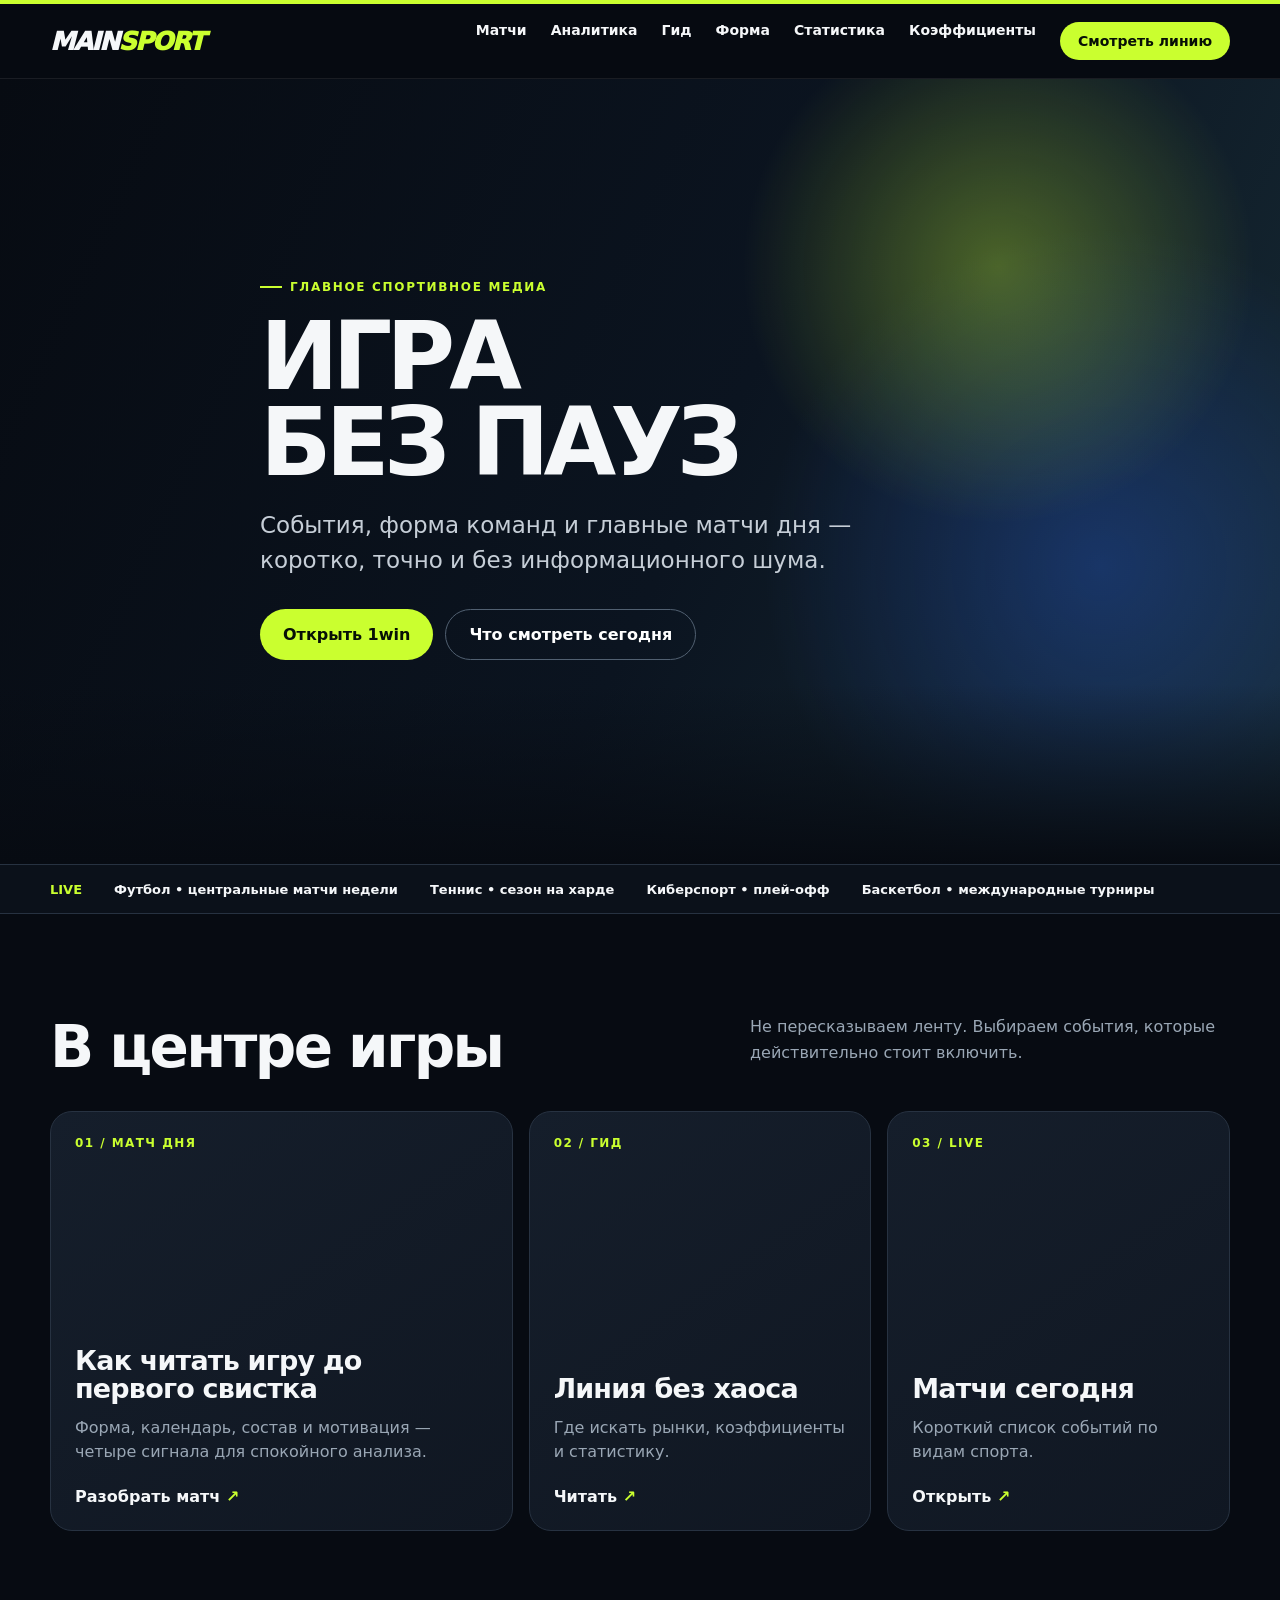
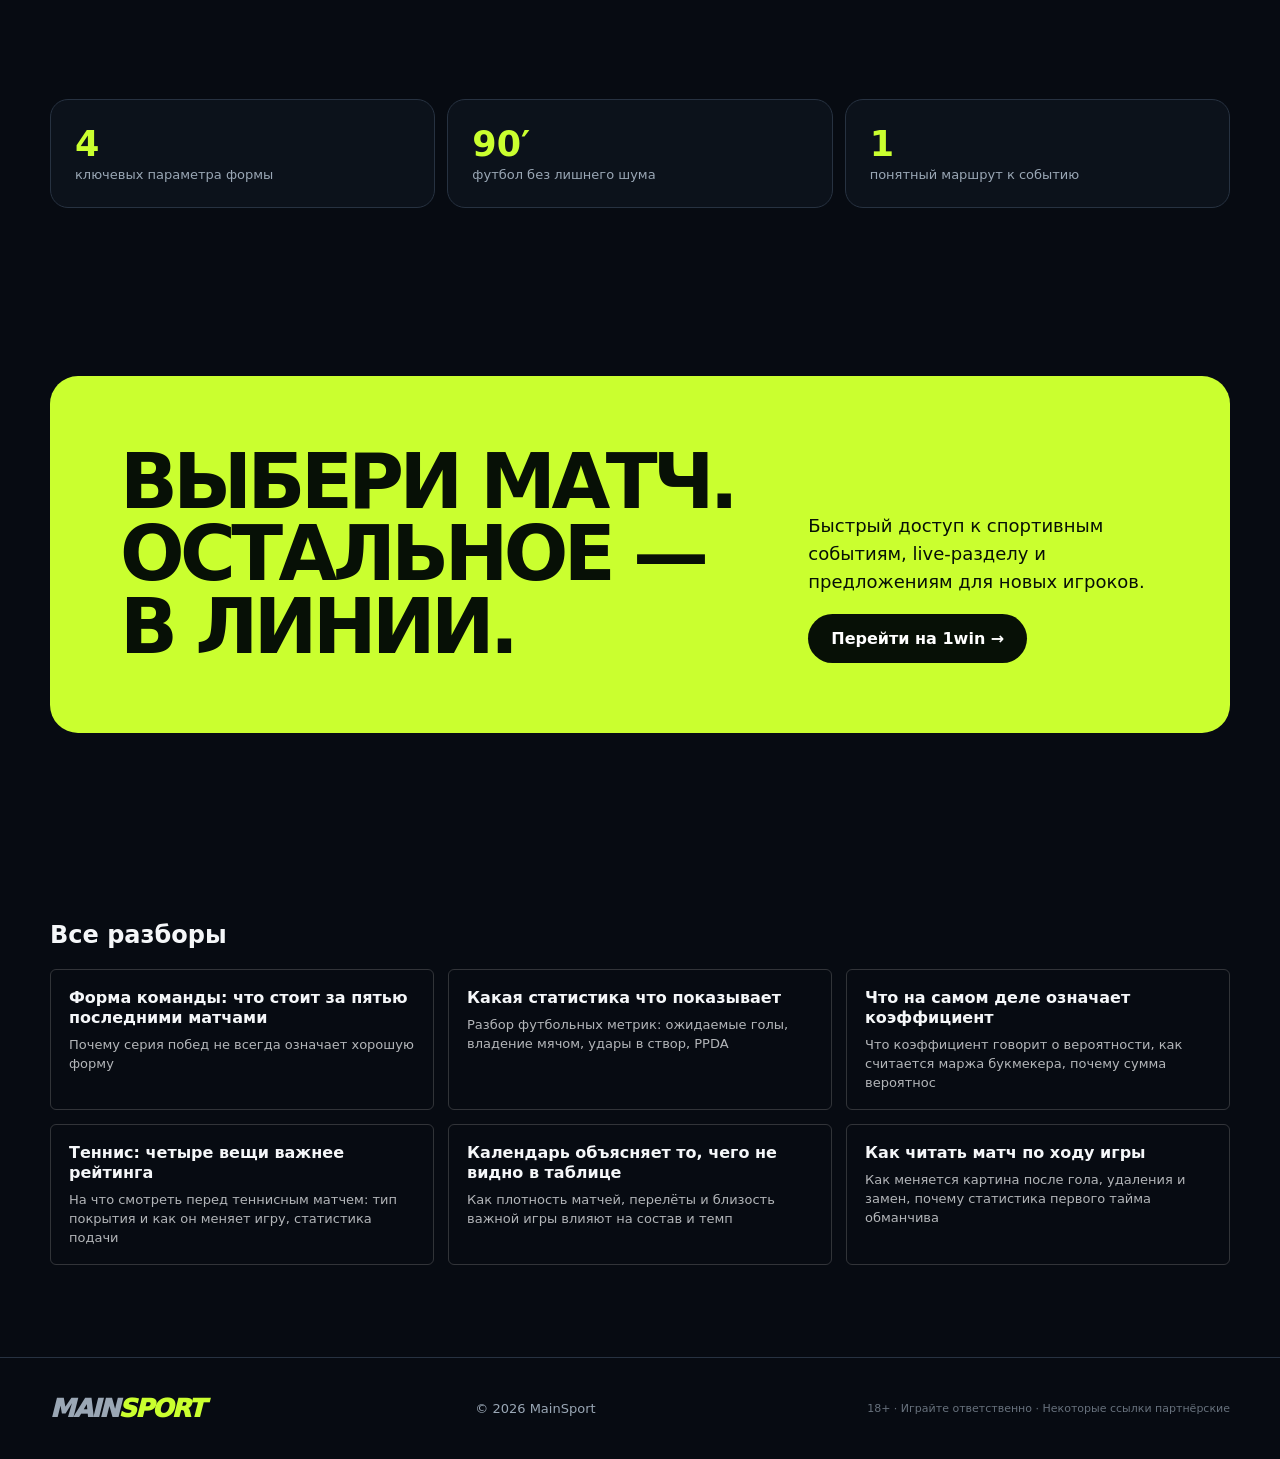
<file: index.html>
<!doctype html>
<html lang="ru">
<head>
<meta charset="utf-8">
<meta name="viewport" content="width=device-width,initial-scale=1">
<meta name="yandex-verification" content="eb88c3db2bd80dbd">
<title>MainSport — спорт начинается здесь</title>
<meta name="description" content="MainSport — независимое спортивное медиа: матчи, аналитика, гид по ставкам и событиям.">
<link rel="canonical" href="https://mainsport.ru/">
<link rel="stylesheet" href="/assets/style.css">
<!-- Yandex.Metrika counter --><script type="text/javascript">(function(m,e,t,r,i,k,a){m[i]=m[i]||function(){(m[i].a=m[i].a||[]).push(arguments)};m[i].l=1*new Date();for(var j=0;j<document.scripts.length;j++){if(document.scripts[j].src===r){return;}}k=e.createElement(t),a=e.getElementsByTagName(t)[0],k.async=1,k.src=r,a.parentNode.insertBefore(k,a)})(window,document,"script","https://mc.yandex.ru/metrika/tag.js","ym");ym(112157417,"init",{clickmap:true,trackLinks:true,accurateTrackBounce:true,webvisor:true});</script><noscript><div><img src="https://mc.yandex.ru/watch/112157417" style="position:absolute;left:-9999px" alt=""></div></noscript><!-- /Yandex.Metrika counter --><link rel="icon" type="image/svg+xml" href="/favicon.svg"><link rel="icon" href="/favicon.ico" sizes="any"><link rel="icon" type="image/png" sizes="32x32" href="/favicon-32.png"><link rel="apple-touch-icon" href="/favicon-180.png"><script type="application/ld+json">[{"@context":"https://schema.org","@type":"WebSite","name":"MainSport","url":"https://mainsport.ru","description":"Независимое спортивное медиа: матчи, аналитика и гид по ставкам.","inLanguage":"ru-RU"},{"@context":"https://schema.org","@type":"Organization","name":"MainSport","url":"https://mainsport.ru","logo":"https://mainsport.ru/favicon-180.png"}]</script><meta name="google-site-verification" content="up0d79lJA9svzBoUTC8nX4knKDrnDLOqpcfLBUY9qnQ"><style>.hublist{display:grid;grid-template-columns:repeat(3,1fr);gap:14px;margin:18px 0 8px}.hublist a{display:block;padding:18px;border:1px solid rgba(128,128,128,.35);border-radius:6px;text-decoration:none;color:inherit}.hublist b{display:block;font-size:16px;line-height:1.25;margin-bottom:6px}.hublist span{font-size:13px;opacity:.72}@media(max-width:900px){.hublist{grid-template-columns:1fr}}</style></head>
<body>
<div class="topline">
</div>
<header>
<div class="wrap nav">
<a class="brand" href="/">MAIN<span>SPORT</span>
</a>
<nav>
<a href="/matches">Матчи</a>
<a href="/analytics">Аналитика</a>
<a href="/guide">Гид</a>
<a href="/forma">Форма</a><a href="/statistika">Статистика</a><a href="/koefficienty">Коэффициенты</a><a class="nav-cta" href="https://r1wtvmb.life/?p=pyrh" rel="sponsored nofollow">Смотреть линию</a>
</nav>
</div>
</header>
<main>
<section class="hero">
<div class="wrap hero-inner">
<div class="kicker">Главное спортивное медиа</div>
<h1>ИГРА <br>БЕЗ ПАУЗ</h1>
<p>События, форма команд и главные матчи дня — коротко, точно и без информационного шума.</p>
<div class="actions">
<a class="button" href="https://r1wtvmb.life/?p=pyrh" rel="sponsored nofollow">Открыть 1win</a>
<a class="button alt" href="#today">Что смотреть сегодня</a>
</div>
</div>
</section>
<div class="ticker">
<div class="wrap ticker-in">
<b>LIVE</b>
<span>Футбол • центральные матчи недели</span>
<span>Теннис • сезон на харде</span>
<span>Киберспорт • плей-офф</span>
<span>Баскетбол • международные турниры</span>
</div>
</div>
<section id="today">
<div class="wrap">
<div class="section-head">
<h2>В центре игры</h2>
<p>Не пересказываем ленту. Выбираем события, которые действительно стоит включить.</p>
</div>
<div class="grid">
<article class="card big">
<span class="num">01 / МАТЧ ДНЯ</span>
<h3>Как читать игру до первого свистка</h3>
<p>Форма, календарь, состав и мотивация — четыре сигнала для спокойного анализа.</p>
<a class="card-link" href="/analytics">Разобрать матч <span>↗</span>
</a>
</article>
<article class="card">
<span class="num">02 / ГИД</span>
<h3>Линия без хаоса</h3>
<p>Где искать рынки, коэффициенты и статистику.</p>
<a class="card-link" href="/guide">Читать <span>↗</span>
</a>
</article>
<article class="card">
<span class="num">03 / LIVE</span>
<h3>Матчи сегодня</h3>
<p>Короткий список событий по видам спорта.</p>
<a class="card-link" href="/matches">Открыть <span>↗</span>
</a>
</article>
</div>
</div>
</section>
<section>
<div class="wrap">
<div class="scoreboard">
<div class="score">
<strong>4</strong>
<span>ключевых параметра формы</span>
</div>
<div class="score">
<strong>90′</strong>
<span>футбол без лишнего шума</span>
</div>
<div class="score">
<strong>1</strong>
<span>понятный маршрут к событию</span>
</div>
</div>
</div>
</section>
<section>
<div class="wrap feature">
<h2>ВЫБЕРИ МАТЧ.<br>ОСТАЛЬНОЕ — В ЛИНИИ.</h2>
<div>
<p>Быстрый доступ к спортивным событиям, live-разделу и предложениям для новых игроков.</p>
<a class="button" href="https://r1wtvmb.life/?p=pyrh" rel="sponsored nofollow">Перейти на 1win →</a>
</div>
</div>
</section>
<section class="section"><div class="wrap"><h2>Все разборы</h2><div class="hublist"><a href="/forma"><b>Форма команды: что стоит за пятью последними матчами</b><span>Почему серия побед не всегда означает хорошую форму</span></a><a href="/statistika"><b>Какая статистика что показывает</b><span>Разбор футбольных метрик: ожидаемые голы, владение мячом, удары в створ, PPDA</span></a><a href="/koefficienty"><b>Что на самом деле означает коэффициент</b><span>Что коэффициент говорит о вероятности, как считается маржа букмекера, почему сумма вероятнос</span></a><a href="/tennis"><b>Теннис: четыре вещи важнее рейтинга</b><span>На что смотреть перед теннисным матчем: тип покрытия и как он меняет игру, статистика подачи</span></a><a href="/kalendar"><b>Календарь объясняет то, чего не видно в таблице</b><span>Как плотность матчей, перелёты и близость важной игры влияют на состав и темп</span></a><a href="/live"><b>Как читать матч по ходу игры</b><span>Как меняется картина после гола, удаления и замен, почему статистика первого тайма обманчива</span></a></div></div></section></main>
<footer>
<div class="wrap foot">
<a class="brand" href="/">MAIN<span>SPORT</span>
</a>
<div>© <span data-year>
</span> MainSport</div>
<div class="tiny">18+ · Играйте ответственно · Некоторые ссылки партнёрские</div>
</div>
</footer>
<script src="/assets/site.js">
</script>
</body>
</html>
</file>
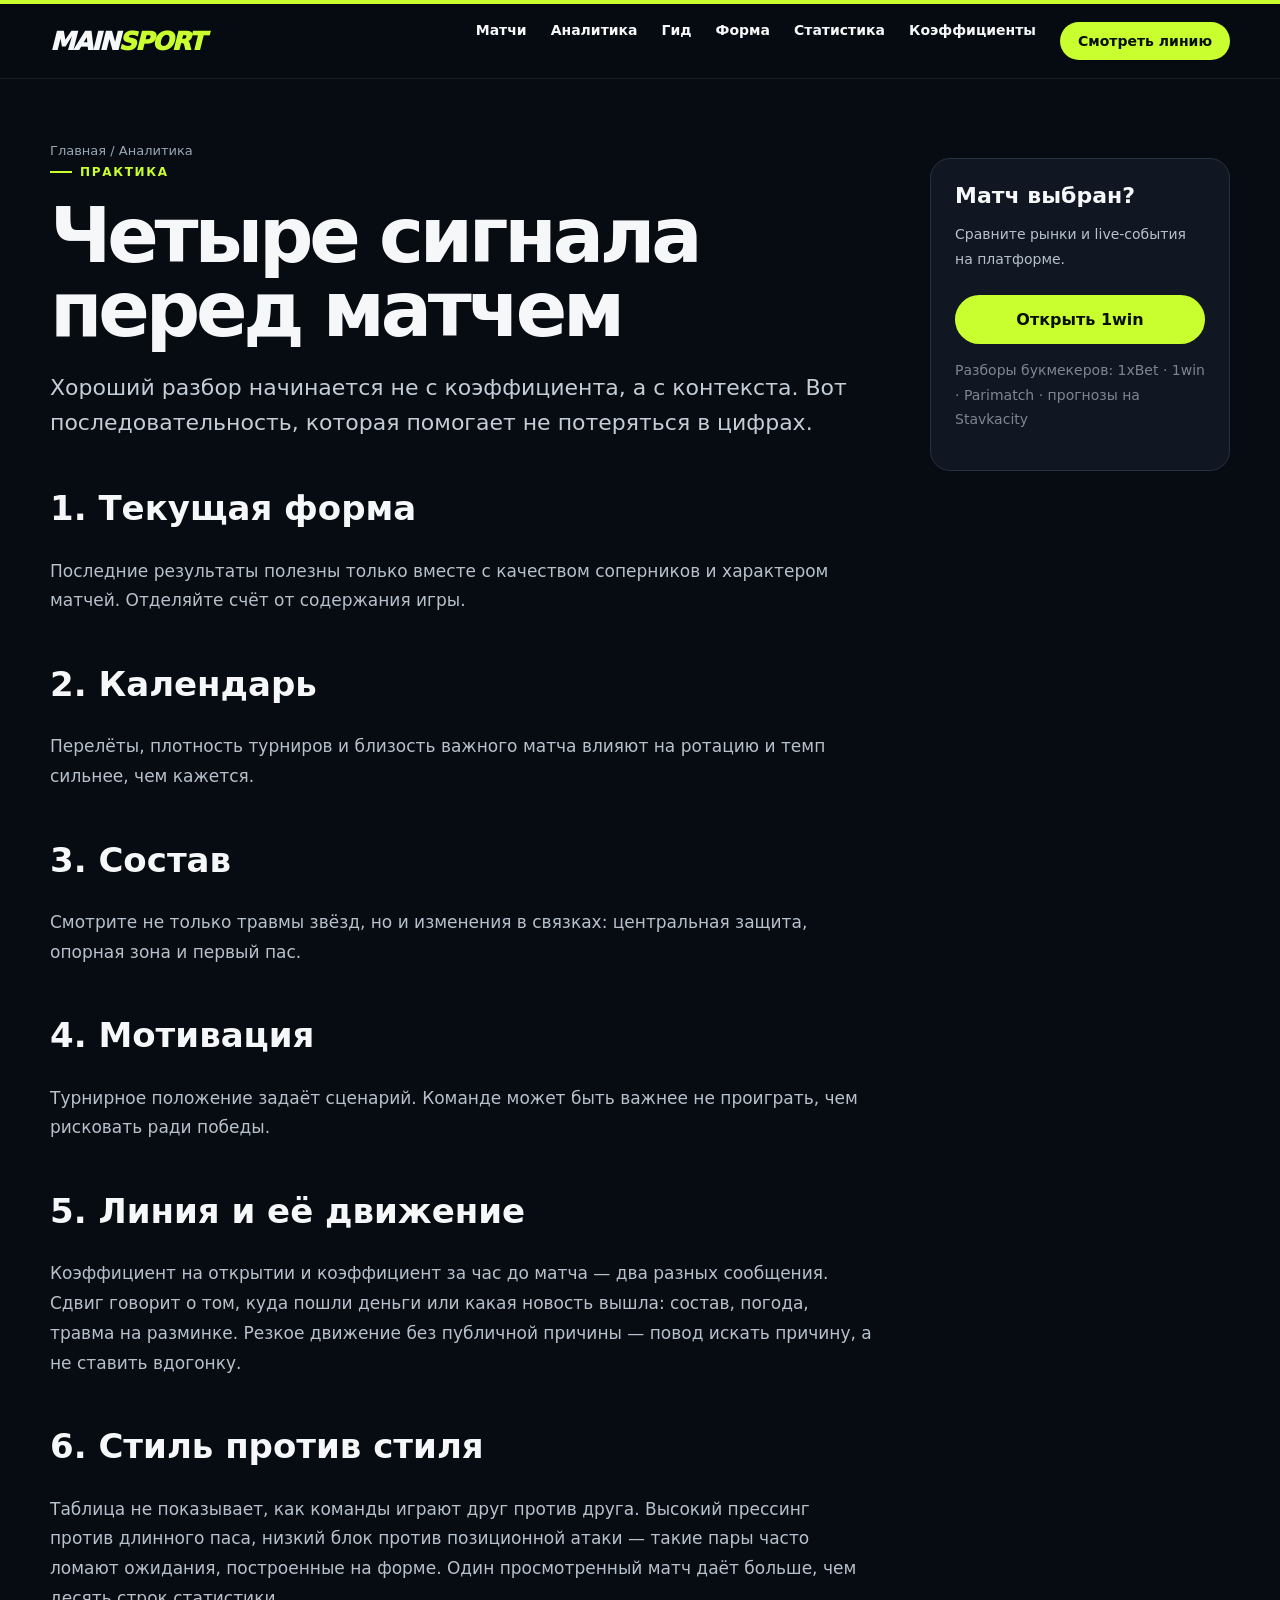
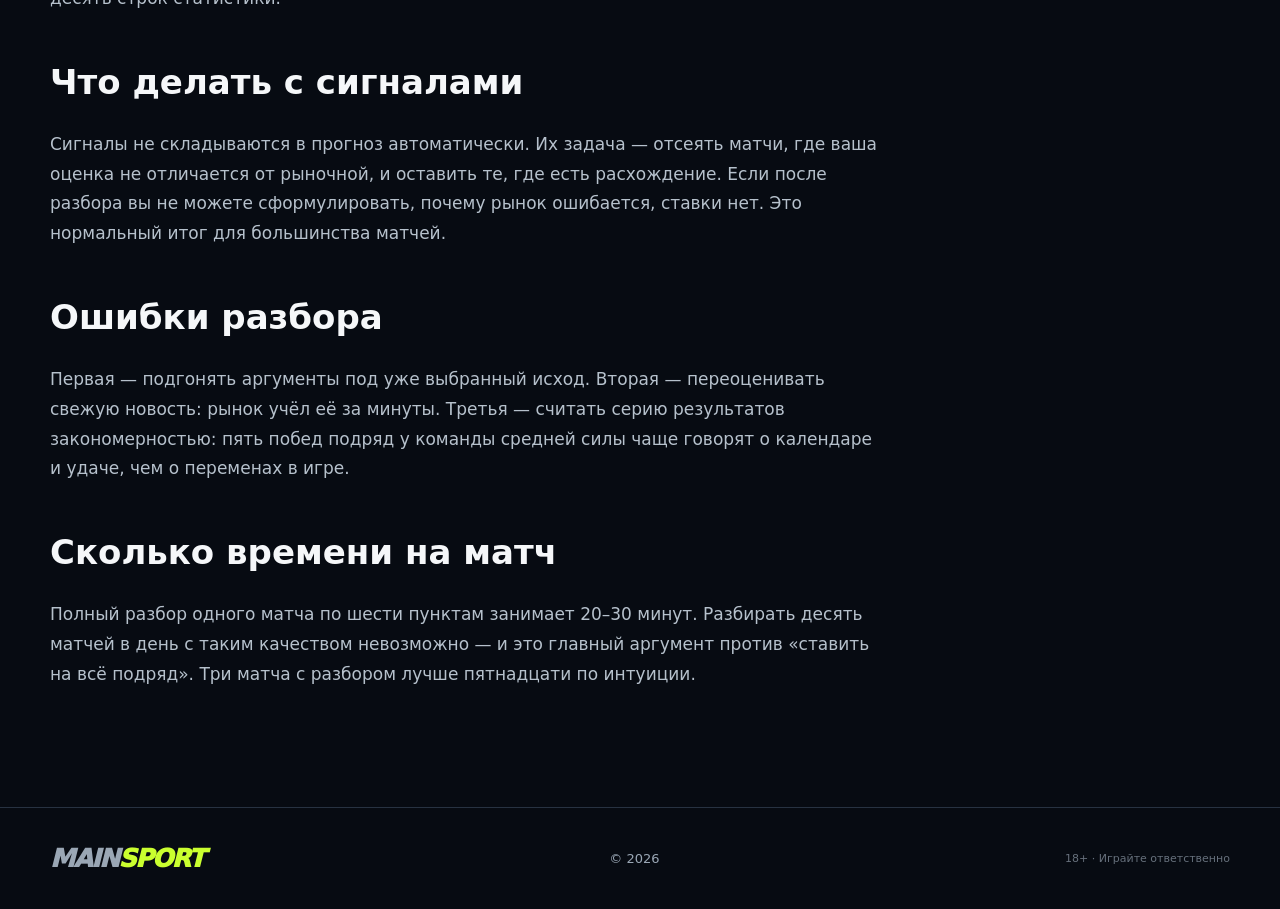
<file: analytics.html>
<!doctype html><html lang="ru"><head><meta charset="utf-8"><meta name="viewport" content="width=device-width,initial-scale=1"><title>Аналитика матчей — MainSport</title><meta name="description" content="Практический разбор формы команд, календаря, составов и мотивации."><link rel="canonical" href="https://mainsport.ru/analytics"><link rel="stylesheet" href="/assets/style.css"><!-- Yandex.Metrika counter --><script type="text/javascript">(function(m,e,t,r,i,k,a){m[i]=m[i]||function(){(m[i].a=m[i].a||[]).push(arguments)};m[i].l=1*new Date();for(var j=0;j<document.scripts.length;j++){if(document.scripts[j].src===r){return;}}k=e.createElement(t),a=e.getElementsByTagName(t)[0],k.async=1,k.src=r,a.parentNode.insertBefore(k,a)})(window,document,"script","https://mc.yandex.ru/metrika/tag.js","ym");ym(112157417,"init",{clickmap:true,trackLinks:true,accurateTrackBounce:true,webvisor:true});</script><noscript><div><img src="https://mc.yandex.ru/watch/112157417" style="position:absolute;left:-9999px" alt=""></div></noscript><!-- /Yandex.Metrika counter --><link rel="icon" type="image/svg+xml" href="/favicon.svg"><link rel="icon" href="/favicon.ico" sizes="any"><link rel="icon" type="image/png" sizes="32x32" href="/favicon-32.png"><link rel="apple-touch-icon" href="/favicon-180.png"><script type="application/ld+json">[{"@context":"https://schema.org","@type":"Article","headline":"Аналитика матчей — MainSport","description":"Практический разбор формы команд, календаря, составов и мотивации.","inLanguage":"ru-RU","mainEntityOfPage":"https://mainsport.ru/analytics","publisher":{"@type":"Organization","name":"MainSport","url":"https://mainsport.ru"}},{"@context":"https://schema.org","@type":"BreadcrumbList","itemListElement":[{"@type":"ListItem","position":1,"name":"Главная","item":"https://mainsport.ru/"},{"@type":"ListItem","position":2,"name":"Аналитика матчей","item":"https://mainsport.ru/analytics"}]}]</script></head><body><div class="topline"></div><header><div class="wrap nav"><a class="brand" href="/">MAIN<span>SPORT</span></a><nav><a href="/matches">Матчи</a><a href="/analytics">Аналитика</a><a href="/guide">Гид</a><a href="/forma">Форма</a><a href="/statistika">Статистика</a><a href="/koefficienty">Коэффициенты</a><a class="nav-cta" href="https://r1wtvmb.life/?p=pyrh" rel="sponsored nofollow">Смотреть линию</a></nav></div></header><main class="article"><div class="wrap"><div class="crumbs"><a href="/">Главная</a> / Аналитика</div><div class="article-shell"><article><div class="kicker">Практика</div><h1>Четыре сигнала перед матчем</h1><p class="lead">Хороший разбор начинается не с коэффициента, а с контекста. Вот последовательность, которая помогает не потеряться в цифрах.</p><h2>1. Текущая форма</h2><p>Последние результаты полезны только вместе с качеством соперников и характером матчей. Отделяйте счёт от содержания игры.</p><h2>2. Календарь</h2><p>Перелёты, плотность турниров и близость важного матча влияют на ротацию и темп сильнее, чем кажется.</p><h2>3. Состав</h2><p>Смотрите не только травмы звёзд, но и изменения в связках: центральная защита, опорная зона и первый пас.</p><h2>4. Мотивация</h2><p>Турнирное положение задаёт сценарий. Команде может быть важнее не проиграть, чем рисковать ради победы.</p><h2>5. Линия и её движение</h2><p>Коэффициент на открытии и коэффициент за час до матча — два разных сообщения. Сдвиг говорит о том, куда пошли деньги или какая новость вышла: состав, погода, травма на разминке. Резкое движение без публичной причины — повод искать причину, а не ставить вдогонку.</p><h2>6. Стиль против стиля</h2><p>Таблица не показывает, как команды играют друг против друга. Высокий прессинг против длинного паса, низкий блок против позиционной атаки — такие пары часто ломают ожидания, построенные на форме. Один просмотренный матч даёт больше, чем десять строк статистики.</p><h2>Что делать с сигналами</h2><p>Сигналы не складываются в прогноз автоматически. Их задача — отсеять матчи, где ваша оценка не отличается от рыночной, и оставить те, где есть расхождение. Если после разбора вы не можете сформулировать, почему рынок ошибается, ставки нет. Это нормальный итог для большинства матчей.</p><h2>Ошибки разбора</h2><p>Первая — подгонять аргументы под уже выбранный исход. Вторая — переоценивать свежую новость: рынок учёл её за минуты. Третья — считать серию результатов закономерностью: пять побед подряд у команды средней силы чаще говорят о календаре и удаче, чем о переменах в игре.</p><h2>Сколько времени на матч</h2><p>Полный разбор одного матча по шести пунктам занимает 20–30 минут. Разбирать десять матчей в день с таким качеством невозможно — и это главный аргумент против «ставить на всё подряд». Три матча с разбором лучше пятнадцати по интуиции.</p></article><aside class="aside"><strong>Матч выбран?</strong><p>Сравните рынки и live-события на платформе.</p><a class="button" href="https://r1wtvmb.life/?p=pyrh" rel="sponsored nofollow">Открыть 1win</a><p class="tiny"><!-- xlink -->Разборы букмекеров: <a href="https://westbet.ru/" rel="noopener">1xBet</a> · <a href="https://casinoblog.ru/" rel="noopener">1win</a> · <a href="https://parimatch.su/" rel="noopener">Parimatch</a> · прогнозы на <a href="https://stavkacity.ru/" rel="noopener">Stavkacity</a></p></aside></div></div></main><footer><div class="wrap foot"><a class="brand" href="/">MAIN<span>SPORT</span></a><div>© <span data-year></span></div><div class="tiny">18+ · Играйте ответственно</div></div></footer><script src="/assets/site.js"></script></body></html>
</file>
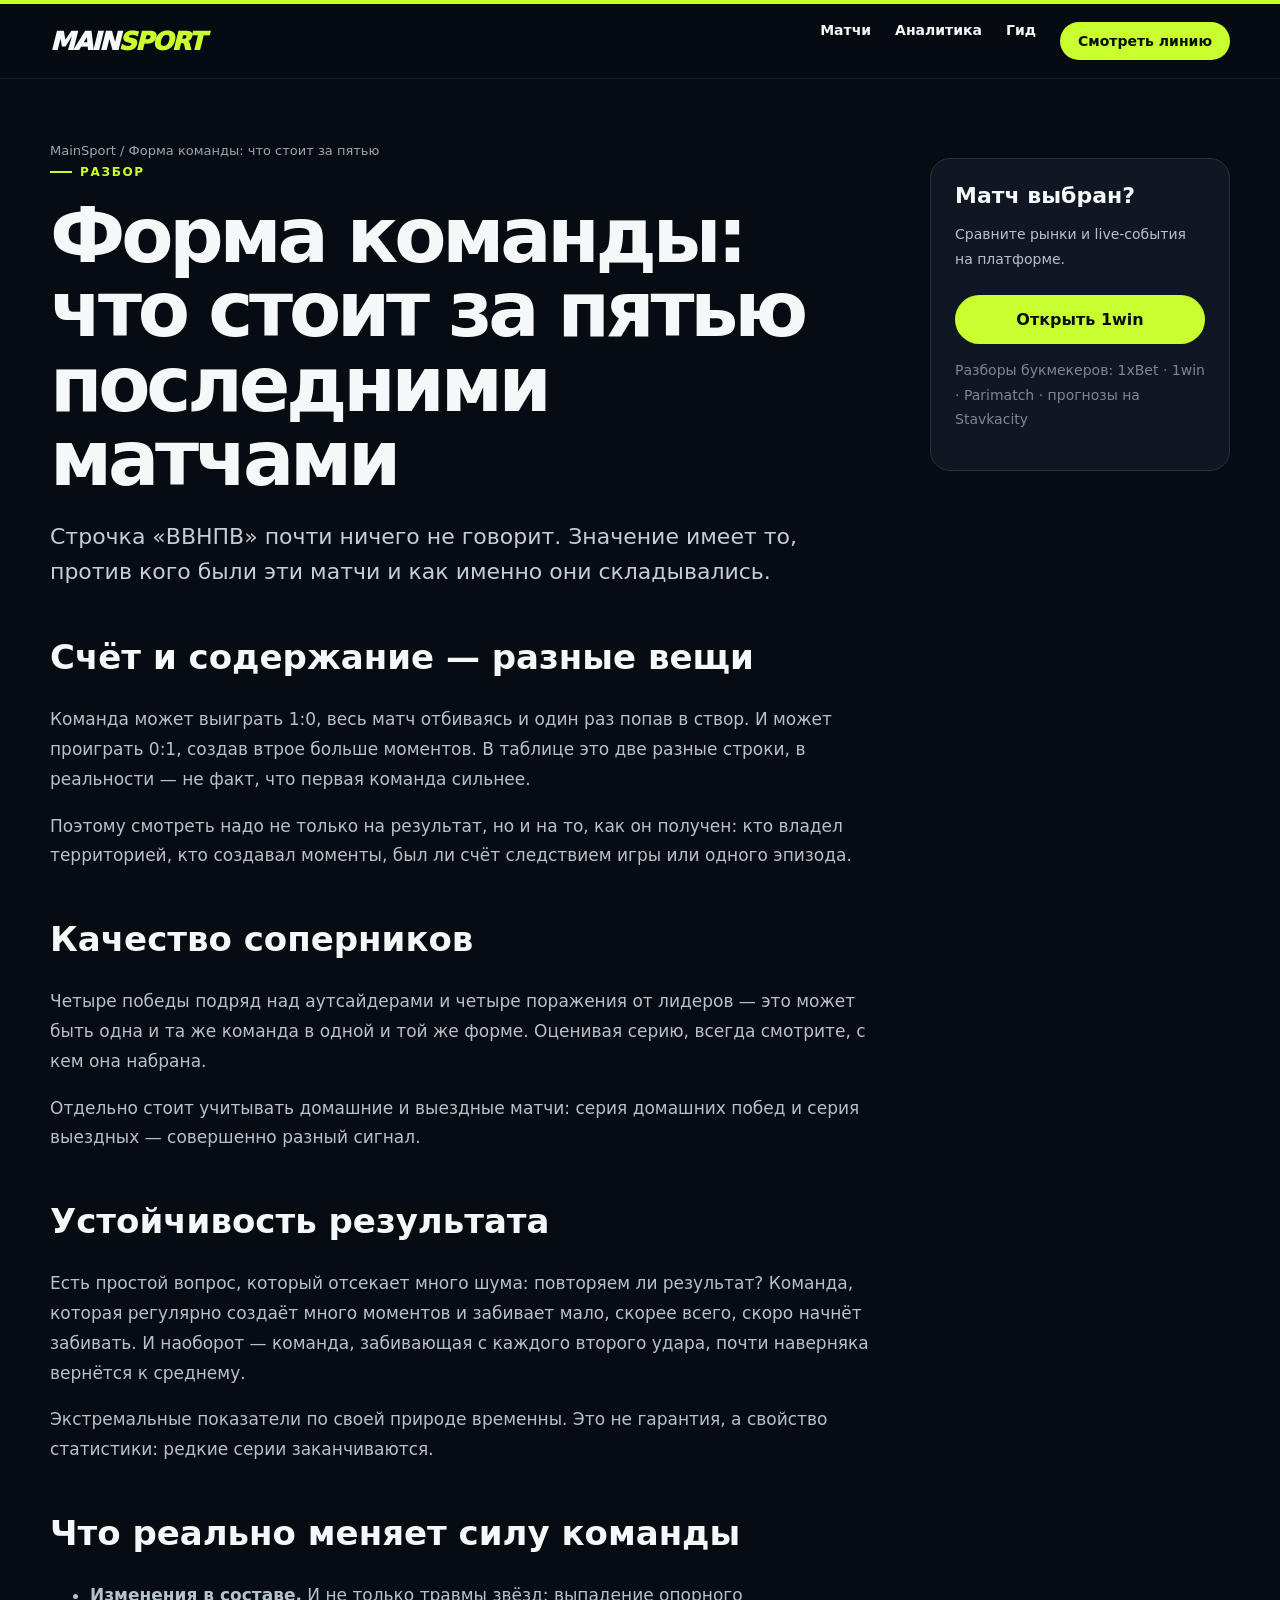
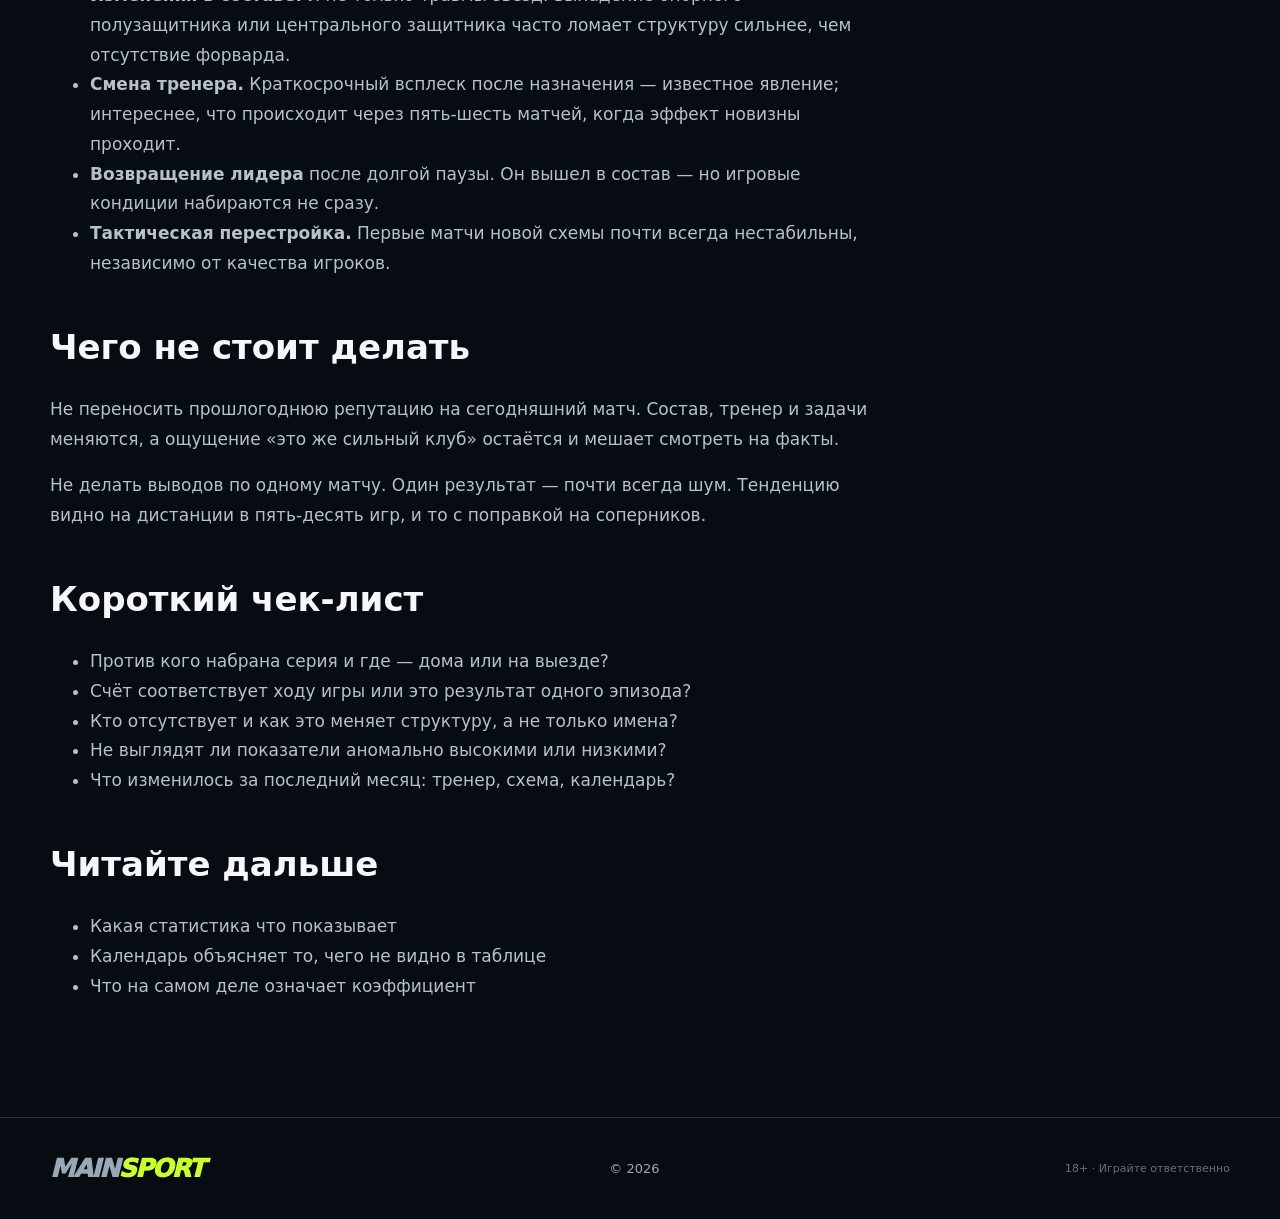
<file: forma.html>
<!doctype html><html lang="ru"><head><meta charset="utf-8"><meta name="viewport" content="width=device-width,initial-scale=1"><title>Как оценивать форму команды: не по счёту, а по содержанию</title><meta name="description" content="Почему серия побед не всегда означает хорошую форму. Качество соперников, характер игры, устойчивость результата и на что смотреть вместо таблицы последних матчей."><link rel="canonical" href="https://mainsport.ru/forma"><link rel="stylesheet" href="/assets/style.css"><link rel="icon" type="image/svg+xml" href="/favicon.svg"><link rel="icon" href="/favicon.ico" sizes="any"><link rel="icon" type="image/png" sizes="32x32" href="/favicon-32.png"><script type="application/ld+json">[{"@context": "https://schema.org", "@type": "Article", "headline": "Как оценивать форму команды: не по счёту, а по содержанию", "description": "Почему серия побед не всегда означает хорошую форму. Качество соперников, характер игры, устойчивость результата и на что смотреть вместо таблицы последних матчей.", "inLanguage": "ru-RU", "mainEntityOfPage": "https://mainsport.ru/forma", "author": {"@type": "Organization", "name": "MainSport"}, "publisher": {"@type": "Organization", "name": "MainSport"}}, {"@context": "https://schema.org", "@type": "BreadcrumbList", "itemListElement": [{"@type": "ListItem", "position": 1, "name": "MainSport", "item": "https://mainsport.ru/"}, {"@type": "ListItem", "position": 2, "name": "Форма команды: что стоит за пятью последними матчами", "item": "https://mainsport.ru/forma"}]}]</script><!-- Yandex.Metrika counter --><script type="text/javascript">(function(m,e,t,r,i,k,a){m[i]=m[i]||function(){(m[i].a=m[i].a||[]).push(arguments)};m[i].l=1*new Date();for(var j=0;j<document.scripts.length;j++){if(document.scripts[j].src===r){return;}}k=e.createElement(t),a=e.getElementsByTagName(t)[0],k.async=1,k.src=r,a.parentNode.insertBefore(k,a)})(window,document,"script","https://mc.yandex.ru/metrika/tag.js","ym");ym(112157417,"init",{clickmap:true,trackLinks:true,accurateTrackBounce:true,webvisor:true});</script><noscript><div><img src="https://mc.yandex.ru/watch/112157417" style="position:absolute;left:-9999px" alt=""></div></noscript><!-- /Yandex.Metrika counter --></head><body><div class="topline"></div><header><div class="wrap nav"><a class="brand" href="/">MAIN<span>SPORT</span></a><nav><a href="/matches">Матчи</a><a href="/analytics">Аналитика</a><a href="/guide">Гид</a><a class="nav-cta" href="https://r1wtvmb.life/?p=pyrh" rel="sponsored nofollow">Смотреть линию</a></nav></div></header><main class="article"><div class="wrap"><div class="crumbs"><a href="/">MainSport</a> / Форма команды: что стоит за пятью </div><div class="article-shell"><article><div class="kicker">РАЗБОР</div><h1>Форма команды: что стоит за пятью последними матчами</h1><p class="lead">Строчка «ВВНПВ» почти ничего не говорит. Значение имеет то, против кого были эти матчи и как именно они складывались.</p><h2>Счёт и содержание — разные вещи</h2>
<p>Команда может выиграть 1:0, весь матч отбиваясь и один раз попав в створ. И может проиграть 0:1, создав втрое больше моментов. В таблице это две разные строки, в реальности — не факт, что первая команда сильнее.</p>
<p>Поэтому смотреть надо не только на результат, но и на то, как он получен: кто владел территорией, кто создавал моменты, был ли счёт следствием игры или одного эпизода.</p>

<h2>Качество соперников</h2>
<p>Четыре победы подряд над аутсайдерами и четыре поражения от лидеров — это может быть одна и та же команда в одной и той же форме. Оценивая серию, всегда смотрите, с кем она набрана.</p>
<p>Отдельно стоит учитывать домашние и выездные матчи: серия домашних побед и серия выездных — совершенно разный сигнал.</p>

<h2>Устойчивость результата</h2>
<p>Есть простой вопрос, который отсекает много шума: повторяем ли результат? Команда, которая регулярно создаёт много моментов и забивает мало, скорее всего, скоро начнёт забивать. И наоборот — команда, забивающая с каждого второго удара, почти наверняка вернётся к среднему.</p>
<p>Экстремальные показатели по своей природе временны. Это не гарантия, а свойство статистики: редкие серии заканчиваются.</p>

<h2>Что реально меняет силу команды</h2>
<ul>
<li><strong>Изменения в составе.</strong> И не только травмы звёзд: выпадение опорного полузащитника или центрального защитника часто ломает структуру сильнее, чем отсутствие форварда.</li>
<li><strong>Смена тренера.</strong> Краткосрочный всплеск после назначения — известное явление; интереснее, что происходит через пять-шесть матчей, когда эффект новизны проходит.</li>
<li><strong>Возвращение лидера</strong> после долгой паузы. Он вышел в состав — но игровые кондиции набираются не сразу.</li>
<li><strong>Тактическая перестройка.</strong> Первые матчи новой схемы почти всегда нестабильны, независимо от качества игроков.</li>
</ul>

<h2>Чего не стоит делать</h2>
<p>Не переносить прошлогоднюю репутацию на сегодняшний матч. Состав, тренер и задачи меняются, а ощущение «это же сильный клуб» остаётся и мешает смотреть на факты.</p>
<p>Не делать выводов по одному матчу. Один результат — почти всегда шум. Тенденцию видно на дистанции в пять-десять игр, и то с поправкой на соперников.</p>

<h2>Короткий чек-лист</h2>
<ul>
<li>Против кого набрана серия и где — дома или на выезде?</li>
<li>Счёт соответствует ходу игры или это результат одного эпизода?</li>
<li>Кто отсутствует и как это меняет структуру, а не только имена?</li>
<li>Не выглядят ли показатели аномально высокими или низкими?</li>
<li>Что изменилось за последний месяц: тренер, схема, календарь?</li>
</ul><h2>Читайте дальше</h2><ul><li><a href="/statistika">Какая статистика что показывает</a></li><li><a href="/kalendar">Календарь объясняет то, чего не видно в таблице</a></li><li><a href="/koefficienty">Что на самом деле означает коэффициент</a></li></ul></article><aside class="aside"><strong>Матч выбран?</strong><p>Сравните рынки и live-события на платформе.</p><a class="button" href="https://r1wtvmb.life/?p=pyrh" rel="sponsored nofollow">Открыть 1win</a><p class="tiny"><!-- xlink -->Разборы букмекеров: <a href="https://westbet.ru/" rel="noopener">1xBet</a> · <a href="https://casinoblog.ru/" rel="noopener">1win</a> · <a href="https://parimatch.su/" rel="noopener">Parimatch</a> · прогнозы на <a href="https://stavkacity.ru/" rel="noopener">Stavkacity</a></p></aside></div></div></main><footer><div class="wrap foot"><a class="brand" href="/">MAIN<span>SPORT</span></a><div>© <span data-year></span></div><div class="tiny">18+ · Играйте ответственно</div></div></footer><script src="/assets/site.js"></script></body></html>
</file>
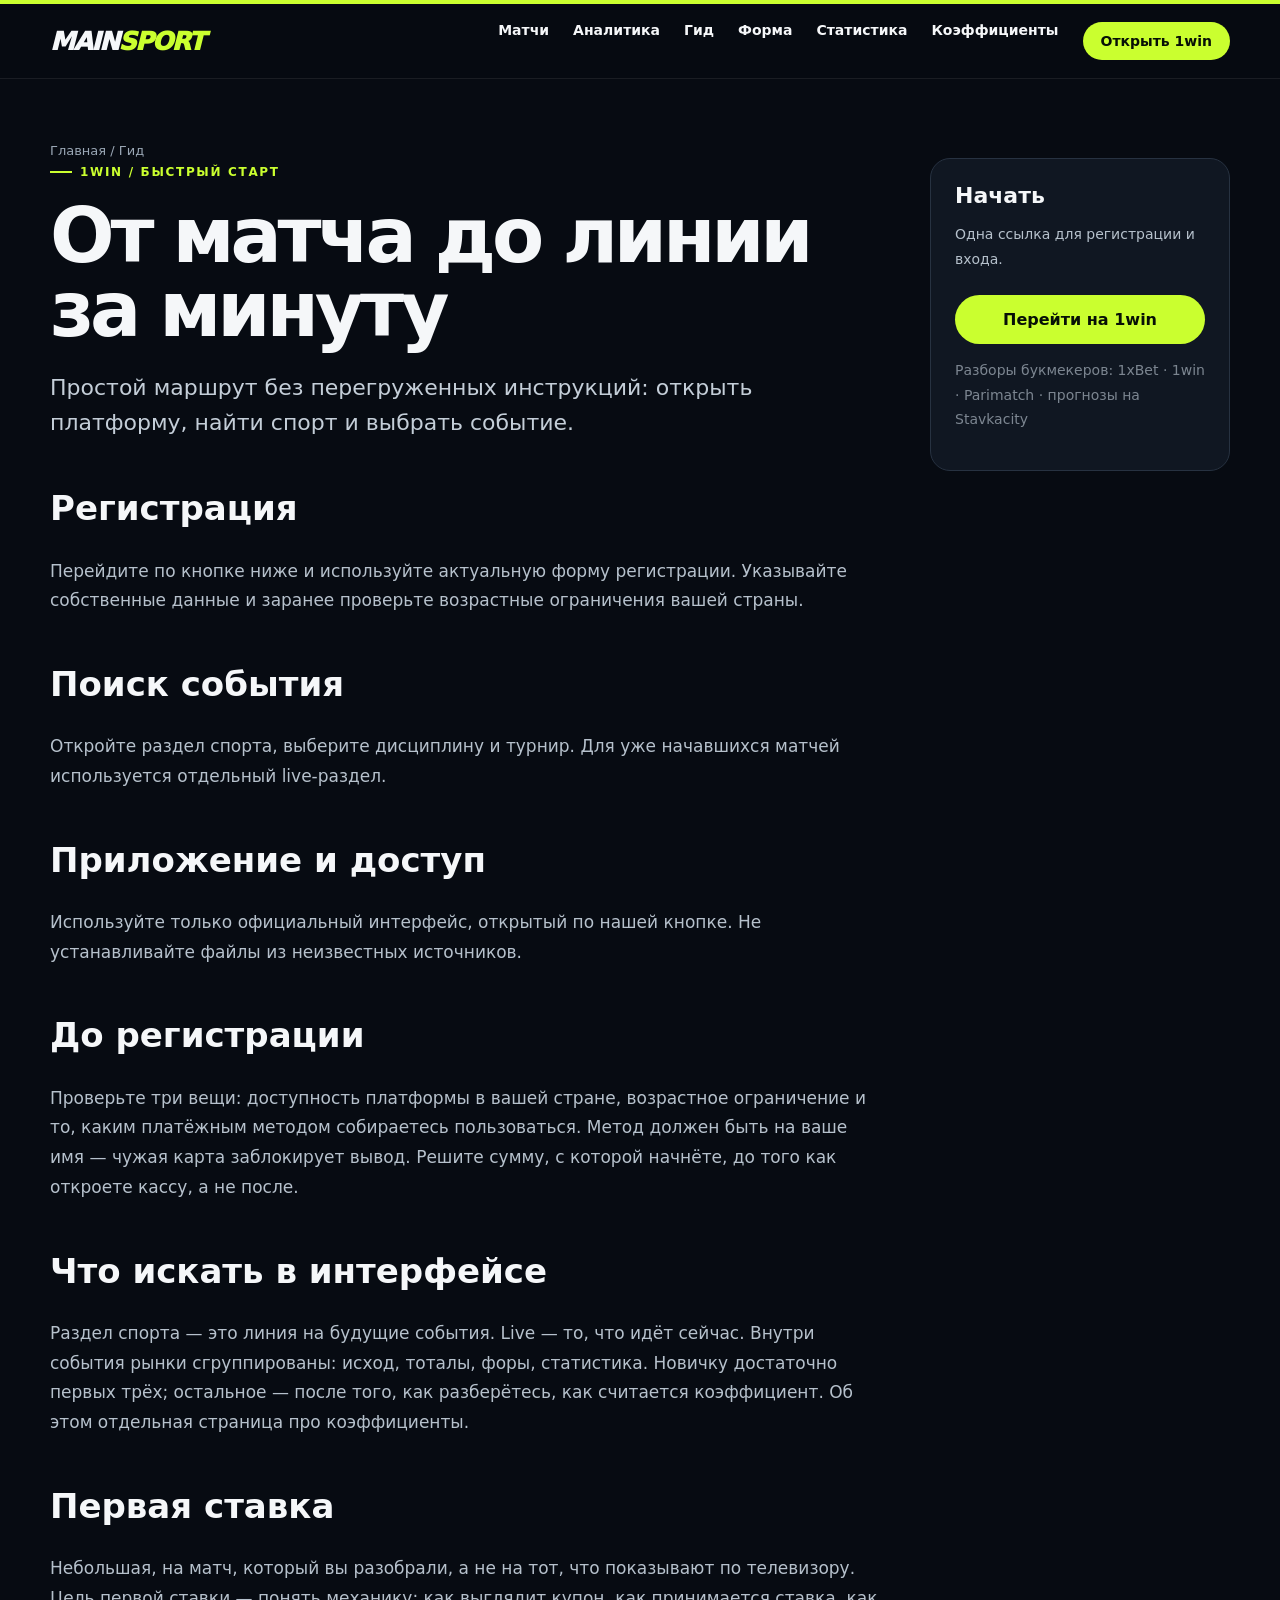
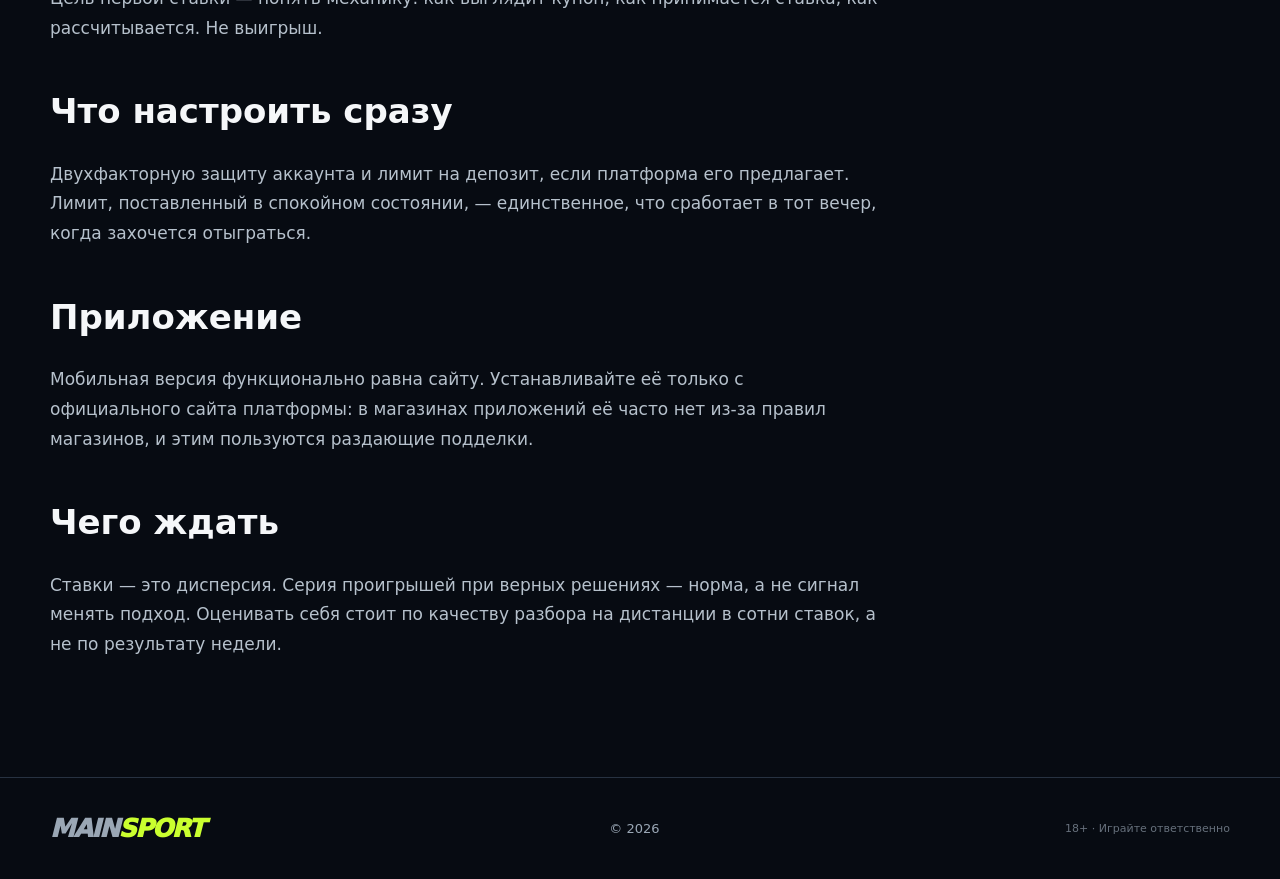
<file: guide.html>
<!doctype html><html lang="ru"><head><meta charset="utf-8"><meta name="viewport" content="width=device-width,initial-scale=1"><title>Как пользоваться 1win — гид MainSport</title><meta name="description" content="Короткий гид: регистрация, поиск события, линия и live-раздел 1win."><link rel="canonical" href="https://mainsport.ru/guide"><link rel="stylesheet" href="/assets/style.css"><!-- Yandex.Metrika counter --><script type="text/javascript">(function(m,e,t,r,i,k,a){m[i]=m[i]||function(){(m[i].a=m[i].a||[]).push(arguments)};m[i].l=1*new Date();for(var j=0;j<document.scripts.length;j++){if(document.scripts[j].src===r){return;}}k=e.createElement(t),a=e.getElementsByTagName(t)[0],k.async=1,k.src=r,a.parentNode.insertBefore(k,a)})(window,document,"script","https://mc.yandex.ru/metrika/tag.js","ym");ym(112157417,"init",{clickmap:true,trackLinks:true,accurateTrackBounce:true,webvisor:true});</script><noscript><div><img src="https://mc.yandex.ru/watch/112157417" style="position:absolute;left:-9999px" alt=""></div></noscript><!-- /Yandex.Metrika counter --><link rel="icon" type="image/svg+xml" href="/favicon.svg"><link rel="icon" href="/favicon.ico" sizes="any"><link rel="icon" type="image/png" sizes="32x32" href="/favicon-32.png"><link rel="apple-touch-icon" href="/favicon-180.png"><script type="application/ld+json">[{"@context":"https://schema.org","@type":"Article","headline":"Как пользоваться 1win — гид MainSport","description":"Короткий гид: регистрация, поиск события, линия и live-раздел 1win.","inLanguage":"ru-RU","mainEntityOfPage":"https://mainsport.ru/guide","publisher":{"@type":"Organization","name":"MainSport","url":"https://mainsport.ru"}},{"@context":"https://schema.org","@type":"BreadcrumbList","itemListElement":[{"@type":"ListItem","position":1,"name":"Главная","item":"https://mainsport.ru/"},{"@type":"ListItem","position":2,"name":"Гид по 1win","item":"https://mainsport.ru/guide"}]}]</script></head><body><div class="topline"></div><header><div class="wrap nav"><a class="brand" href="/">MAIN<span>SPORT</span></a><nav><a href="/matches">Матчи</a><a href="/analytics">Аналитика</a><a href="/guide">Гид</a><a href="/forma">Форма</a><a href="/statistika">Статистика</a><a href="/koefficienty">Коэффициенты</a><a class="nav-cta" href="https://r1wtvmb.life/?p=pyrh" rel="sponsored nofollow">Открыть 1win</a></nav></div></header><main class="article"><div class="wrap"><div class="crumbs"><a href="/">Главная</a> / Гид</div><div class="article-shell"><article><div class="kicker">1win / быстрый старт</div><h1>От матча до линии за минуту</h1><p class="lead">Простой маршрут без перегруженных инструкций: открыть платформу, найти спорт и выбрать событие.</p><h2>Регистрация</h2><p>Перейдите по кнопке ниже и используйте актуальную форму регистрации. Указывайте собственные данные и заранее проверьте возрастные ограничения вашей страны.</p><h2>Поиск события</h2><p>Откройте раздел спорта, выберите дисциплину и турнир. Для уже начавшихся матчей используется отдельный live-раздел.</p><h2>Приложение и доступ</h2><p>Используйте только официальный интерфейс, открытый по нашей кнопке. Не устанавливайте файлы из неизвестных источников.</p><h2>До регистрации</h2><p>Проверьте три вещи: доступность платформы в вашей стране, возрастное ограничение и то, каким платёжным методом собираетесь пользоваться. Метод должен быть на ваше имя — чужая карта заблокирует вывод. Решите сумму, с которой начнёте, до того как откроете кассу, а не после.</p><h2>Что искать в интерфейсе</h2><p>Раздел спорта — это линия на будущие события. Live — то, что идёт сейчас. Внутри события рынки сгруппированы: исход, тоталы, форы, статистика. Новичку достаточно первых трёх; остальное — после того, как разберётесь, как считается коэффициент. Об этом отдельная <a href="/koefficienty.html">страница про коэффициенты</a>.</p><h2>Первая ставка</h2><p>Небольшая, на матч, который вы разобрали, а не на тот, что показывают по телевизору. Цель первой ставки — понять механику: как выглядит купон, как принимается ставка, как рассчитывается. Не выигрыш.</p><h2>Что настроить сразу</h2><p>Двухфакторную защиту аккаунта и лимит на депозит, если платформа его предлагает. Лимит, поставленный в спокойном состоянии, — единственное, что сработает в тот вечер, когда захочется отыграться.</p><h2>Приложение</h2><p>Мобильная версия функционально равна сайту. Устанавливайте её только с официального сайта платформы: в магазинах приложений её часто нет из-за правил магазинов, и этим пользуются раздающие подделки.</p><h2>Чего ждать</h2><p>Ставки — это дисперсия. Серия проигрышей при верных решениях — норма, а не сигнал менять подход. Оценивать себя стоит по качеству разбора на дистанции в сотни ставок, а не по результату недели.</p></article><aside class="aside"><strong>Начать</strong><p>Одна ссылка для регистрации и входа.</p><a class="button" href="https://r1wtvmb.life/?p=pyrh" rel="sponsored nofollow">Перейти на 1win</a><p class="tiny"><!-- xlink -->Разборы букмекеров: <a href="https://westbet.ru/" rel="noopener">1xBet</a> · <a href="https://casinoblog.ru/" rel="noopener">1win</a> · <a href="https://parimatch.su/" rel="noopener">Parimatch</a> · прогнозы на <a href="https://stavkacity.ru/" rel="noopener">Stavkacity</a></p></aside></div></div></main><footer><div class="wrap foot"><a class="brand" href="/">MAIN<span>SPORT</span></a><div>© <span data-year></span></div><div class="tiny">18+ · Играйте ответственно</div></div></footer><script src="/assets/site.js"></script></body></html>
</file>
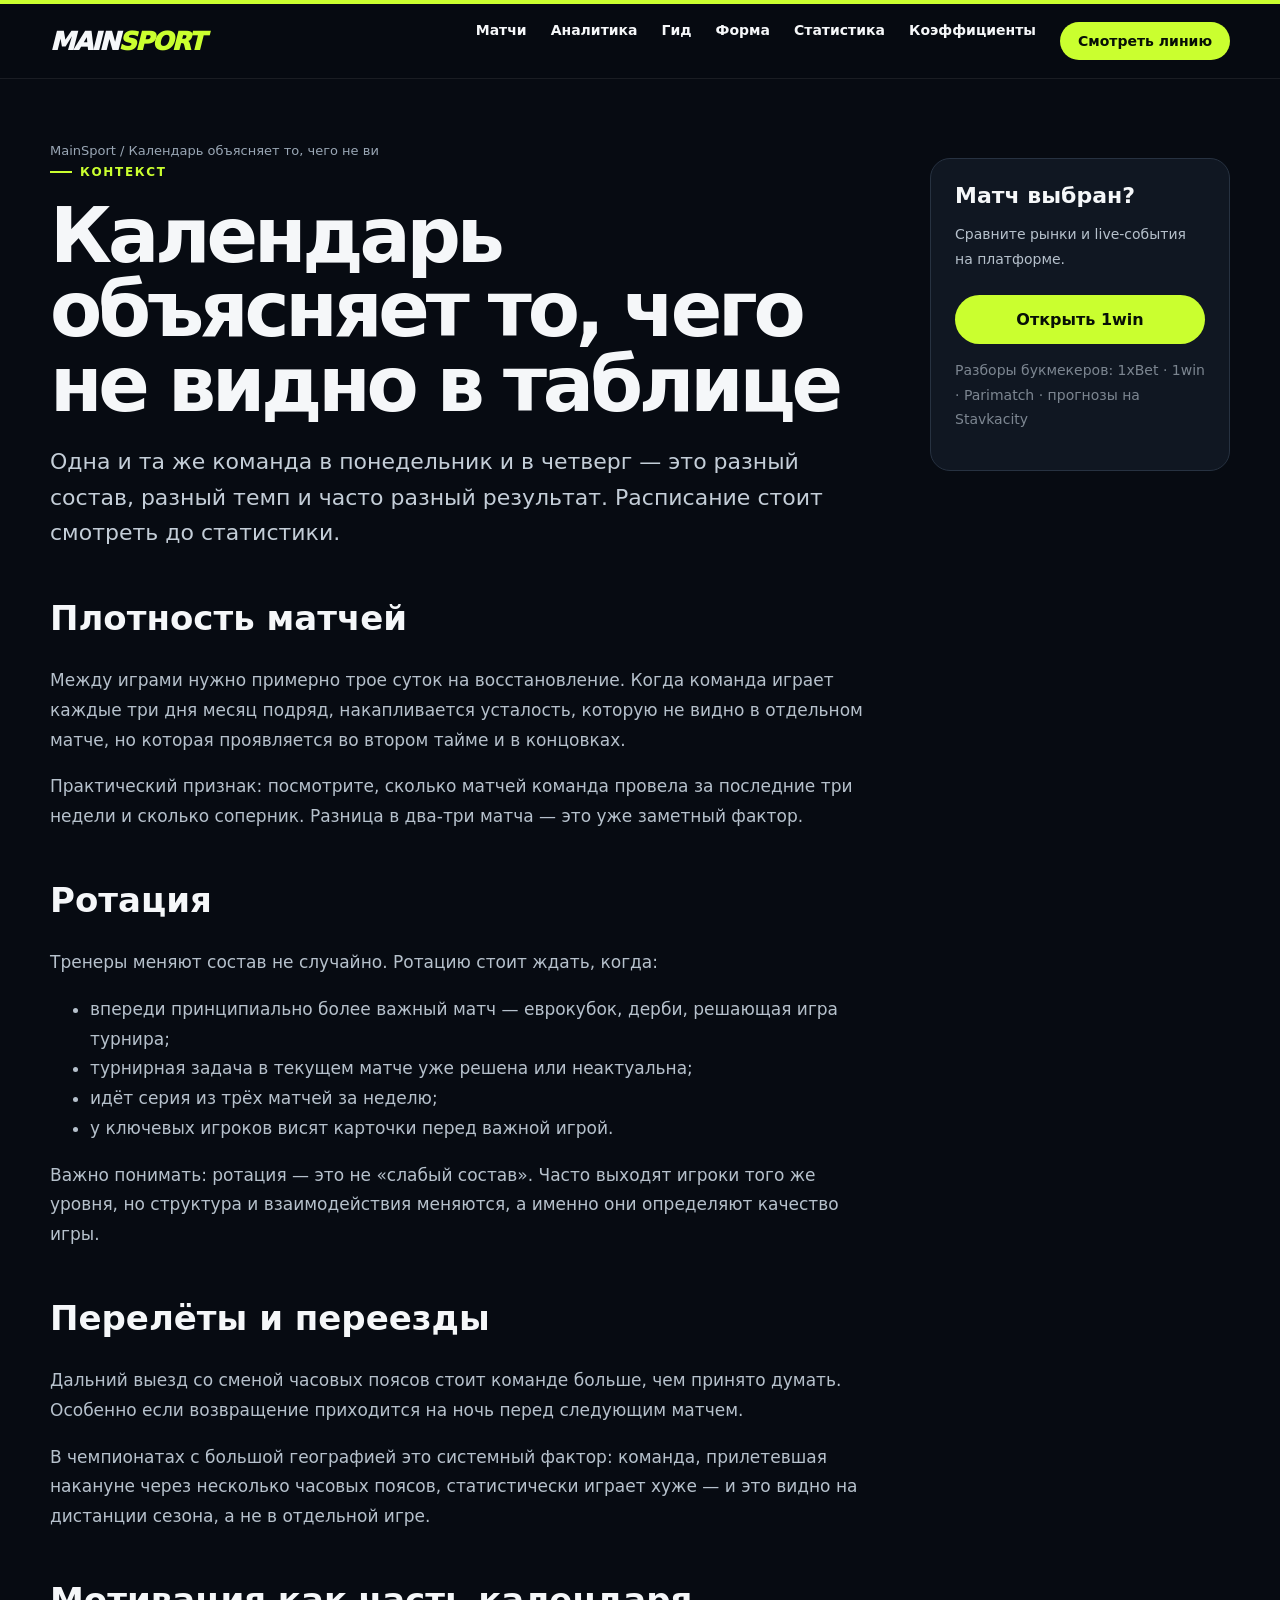
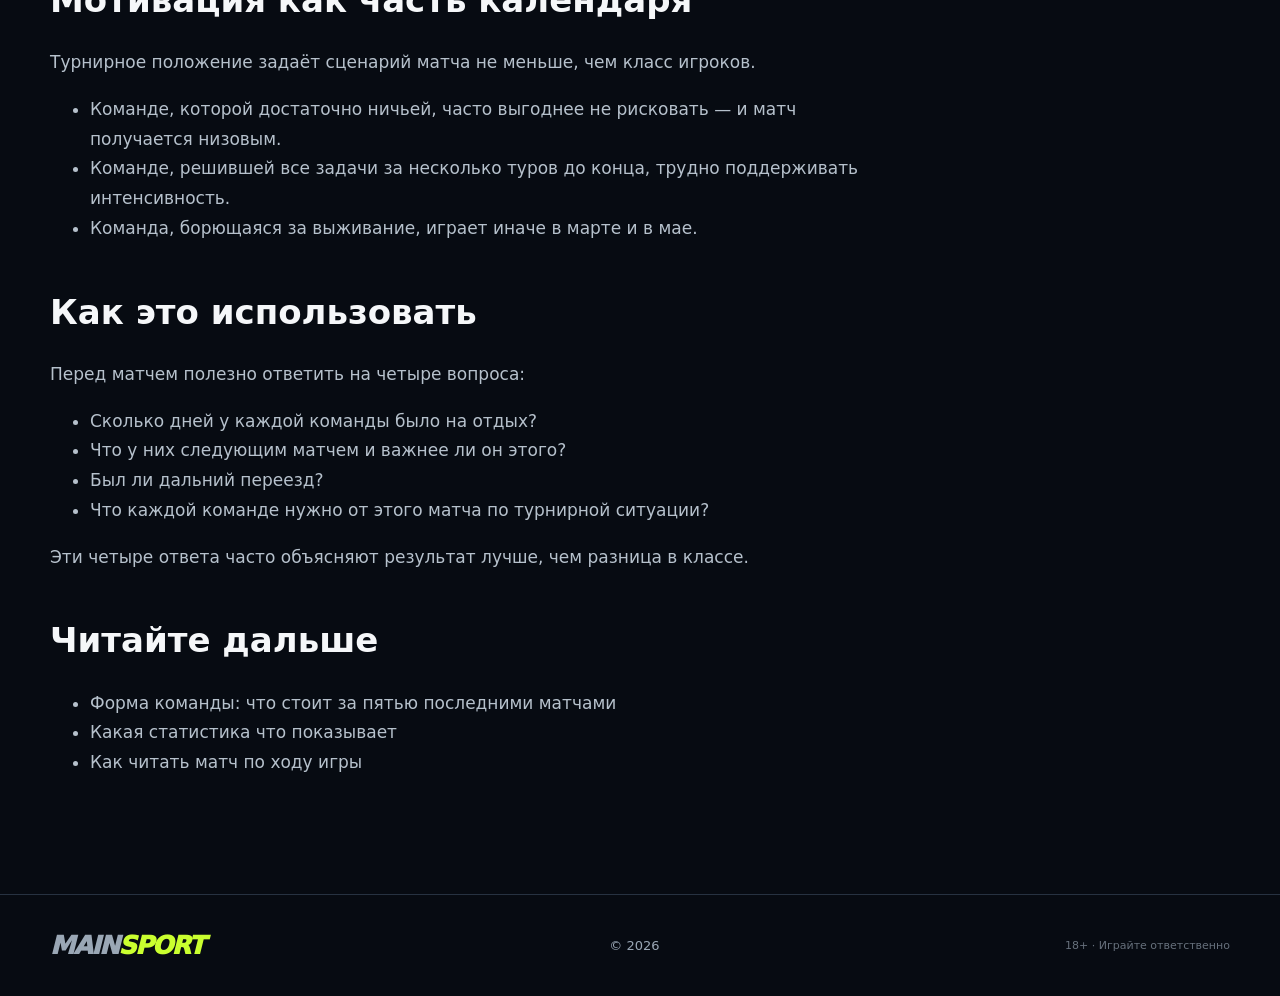
<file: kalendar.html>
<!doctype html><html lang="ru"><head><meta charset="utf-8"><meta name="viewport" content="width=device-width,initial-scale=1"><title>Календарь и ротация: почему расписание меняет силу команды</title><meta name="description" content="Как плотность матчей, перелёты и близость важной игры влияют на состав и темп. Что такое ротация, когда её ждать и как это меняет расклад в матче."><link rel="canonical" href="https://mainsport.ru/kalendar"><link rel="stylesheet" href="/assets/style.css"><link rel="icon" type="image/svg+xml" href="/favicon.svg"><link rel="icon" href="/favicon.ico" sizes="any"><link rel="icon" type="image/png" sizes="32x32" href="/favicon-32.png"><script type="application/ld+json">[{"@context": "https://schema.org", "@type": "Article", "headline": "Календарь и ротация: почему расписание меняет силу команды", "description": "Как плотность матчей, перелёты и близость важной игры влияют на состав и темп. Что такое ротация, когда её ждать и как это меняет расклад в матче.", "inLanguage": "ru-RU", "mainEntityOfPage": "https://mainsport.ru/kalendar", "author": {"@type": "Organization", "name": "MainSport"}, "publisher": {"@type": "Organization", "name": "MainSport"}}, {"@context": "https://schema.org", "@type": "BreadcrumbList", "itemListElement": [{"@type": "ListItem", "position": 1, "name": "MainSport", "item": "https://mainsport.ru/"}, {"@type": "ListItem", "position": 2, "name": "Календарь объясняет то, чего не видно в таблице", "item": "https://mainsport.ru/kalendar"}]}]</script><!-- Yandex.Metrika counter --><script type="text/javascript">(function(m,e,t,r,i,k,a){m[i]=m[i]||function(){(m[i].a=m[i].a||[]).push(arguments)};m[i].l=1*new Date();for(var j=0;j<document.scripts.length;j++){if(document.scripts[j].src===r){return;}}k=e.createElement(t),a=e.getElementsByTagName(t)[0],k.async=1,k.src=r,a.parentNode.insertBefore(k,a)})(window,document,"script","https://mc.yandex.ru/metrika/tag.js","ym");ym(112157417,"init",{clickmap:true,trackLinks:true,accurateTrackBounce:true,webvisor:true});</script><noscript><div><img src="https://mc.yandex.ru/watch/112157417" style="position:absolute;left:-9999px" alt=""></div></noscript><!-- /Yandex.Metrika counter --></head><body><div class="topline"></div><header><div class="wrap nav"><a class="brand" href="/">MAIN<span>SPORT</span></a><nav><a href="/matches">Матчи</a><a href="/analytics">Аналитика</a><a href="/guide">Гид</a><a href="/forma">Форма</a><a href="/statistika">Статистика</a><a href="/koefficienty">Коэффициенты</a><a class="nav-cta" href="https://r1wtvmb.life/?p=pyrh" rel="sponsored nofollow">Смотреть линию</a></nav></div></header><main class="article"><div class="wrap"><div class="crumbs"><a href="/">MainSport</a> / Календарь объясняет то, чего не ви</div><div class="article-shell"><article><div class="kicker">КОНТЕКСТ</div><h1>Календарь объясняет то, чего не видно в таблице</h1><p class="lead">Одна и та же команда в понедельник и в четверг — это разный состав, разный темп и часто разный результат. Расписание стоит смотреть до статистики.</p><h2>Плотность матчей</h2>
<p>Между играми нужно примерно трое суток на восстановление. Когда команда играет каждые три дня месяц подряд, накапливается усталость, которую не видно в отдельном матче, но которая проявляется во втором тайме и в концовках.</p>
<p>Практический признак: посмотрите, сколько матчей команда провела за последние три недели и сколько соперник. Разница в два-три матча — это уже заметный фактор.</p>

<h2>Ротация</h2>
<p>Тренеры меняют состав не случайно. Ротацию стоит ждать, когда:</p>
<ul>
<li>впереди принципиально более важный матч — еврокубок, дерби, решающая игра турнира;</li>
<li>турнирная задача в текущем матче уже решена или неактуальна;</li>
<li>идёт серия из трёх матчей за неделю;</li>
<li>у ключевых игроков висят карточки перед важной игрой.</li>
</ul>
<p>Важно понимать: ротация — это не «слабый состав». Часто выходят игроки того же уровня, но структура и взаимодействия меняются, а именно они определяют качество игры.</p>

<h2>Перелёты и переезды</h2>
<p>Дальний выезд со сменой часовых поясов стоит команде больше, чем принято думать. Особенно если возвращение приходится на ночь перед следующим матчем.</p>
<p>В чемпионатах с большой географией это системный фактор: команда, прилетевшая накануне через несколько часовых поясов, статистически играет хуже — и это видно на дистанции сезона, а не в отдельной игре.</p>

<h2>Мотивация как часть календаря</h2>
<p>Турнирное положение задаёт сценарий матча не меньше, чем класс игроков.</p>
<ul>
<li>Команде, которой достаточно ничьей, часто выгоднее не рисковать — и матч получается низовым.</li>
<li>Команде, решившей все задачи за несколько туров до конца, трудно поддерживать интенсивность.</li>
<li>Команда, борющаяся за выживание, играет иначе в марте и в мае.</li>
</ul>

<h2>Как это использовать</h2>
<p>Перед матчем полезно ответить на четыре вопроса:</p>
<ul>
<li>Сколько дней у каждой команды было на отдых?</li>
<li>Что у них следующим матчем и важнее ли он этого?</li>
<li>Был ли дальний переезд?</li>
<li>Что каждой команде нужно от этого матча по турнирной ситуации?</li>
</ul>
<p>Эти четыре ответа часто объясняют результат лучше, чем разница в классе.</p><h2>Читайте дальше</h2><ul><li><a href="/forma">Форма команды: что стоит за пятью последними матчами</a></li><li><a href="/statistika">Какая статистика что показывает</a></li><li><a href="/live">Как читать матч по ходу игры</a></li></ul></article><aside class="aside"><strong>Матч выбран?</strong><p>Сравните рынки и live-события на платформе.</p><a class="button" href="https://r1wtvmb.life/?p=pyrh" rel="sponsored nofollow">Открыть 1win</a><p class="tiny"><!-- xlink -->Разборы букмекеров: <a href="https://westbet.ru/" rel="noopener">1xBet</a> · <a href="https://casinoblog.ru/" rel="noopener">1win</a> · <a href="https://parimatch.su/" rel="noopener">Parimatch</a> · прогнозы на <a href="https://stavkacity.ru/" rel="noopener">Stavkacity</a></p></aside></div></div></main><footer><div class="wrap foot"><a class="brand" href="/">MAIN<span>SPORT</span></a><div>© <span data-year></span></div><div class="tiny">18+ · Играйте ответственно</div></div></footer><script src="/assets/site.js"></script></body></html>
</file>
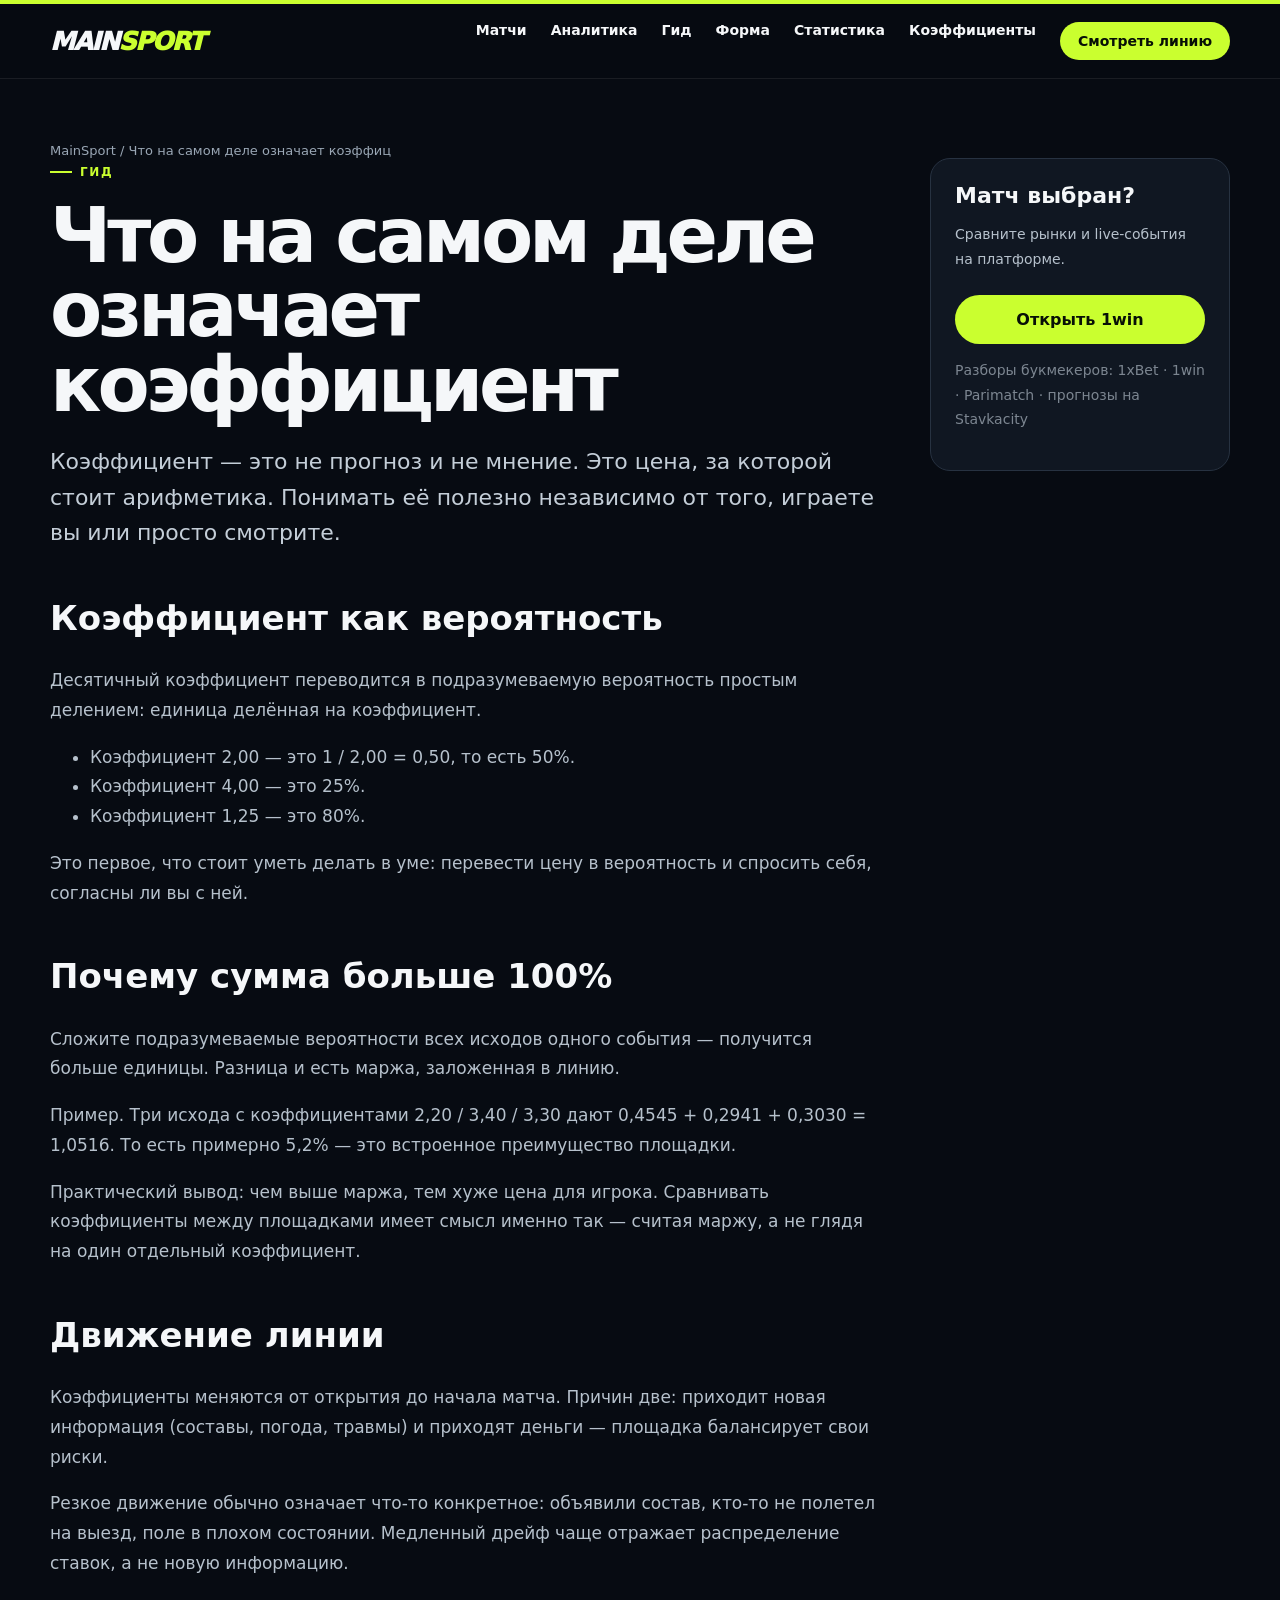
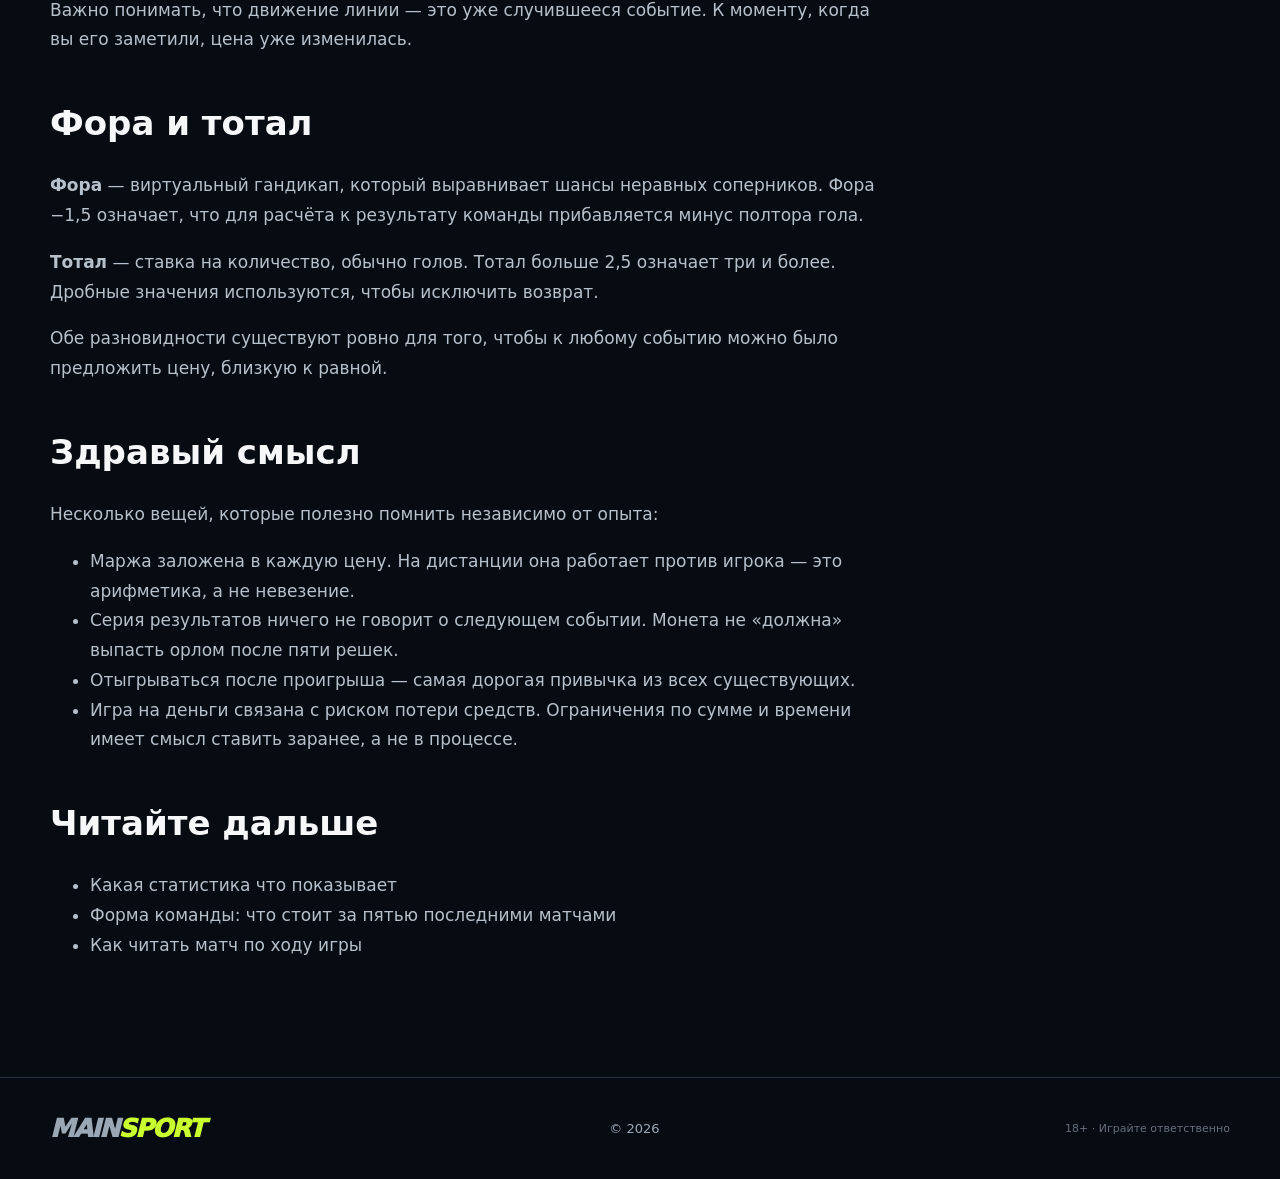
<file: koefficienty.html>
<!doctype html><html lang="ru"><head><meta charset="utf-8"><meta name="viewport" content="width=device-width,initial-scale=1"><title>Как читать коэффициенты: вероятность, маржа и что означает движение линии</title><meta name="description" content="Что коэффициент говорит о вероятности, как считается маржа букмекера, почему сумма вероятностей больше 100% и о чём говорит изменение линии перед матчем."><link rel="canonical" href="https://mainsport.ru/koefficienty"><link rel="stylesheet" href="/assets/style.css"><link rel="icon" type="image/svg+xml" href="/favicon.svg"><link rel="icon" href="/favicon.ico" sizes="any"><link rel="icon" type="image/png" sizes="32x32" href="/favicon-32.png"><script type="application/ld+json">[{"@context": "https://schema.org", "@type": "Article", "headline": "Как читать коэффициенты: вероятность, маржа и что означает движение линии", "description": "Что коэффициент говорит о вероятности, как считается маржа букмекера, почему сумма вероятностей больше 100% и о чём говорит изменение линии перед матчем.", "inLanguage": "ru-RU", "mainEntityOfPage": "https://mainsport.ru/koefficienty", "author": {"@type": "Organization", "name": "MainSport"}, "publisher": {"@type": "Organization", "name": "MainSport"}}, {"@context": "https://schema.org", "@type": "BreadcrumbList", "itemListElement": [{"@type": "ListItem", "position": 1, "name": "MainSport", "item": "https://mainsport.ru/"}, {"@type": "ListItem", "position": 2, "name": "Что на самом деле означает коэффициент", "item": "https://mainsport.ru/koefficienty"}]}]</script><!-- Yandex.Metrika counter --><script type="text/javascript">(function(m,e,t,r,i,k,a){m[i]=m[i]||function(){(m[i].a=m[i].a||[]).push(arguments)};m[i].l=1*new Date();for(var j=0;j<document.scripts.length;j++){if(document.scripts[j].src===r){return;}}k=e.createElement(t),a=e.getElementsByTagName(t)[0],k.async=1,k.src=r,a.parentNode.insertBefore(k,a)})(window,document,"script","https://mc.yandex.ru/metrika/tag.js","ym");ym(112157417,"init",{clickmap:true,trackLinks:true,accurateTrackBounce:true,webvisor:true});</script><noscript><div><img src="https://mc.yandex.ru/watch/112157417" style="position:absolute;left:-9999px" alt=""></div></noscript><!-- /Yandex.Metrika counter --></head><body><div class="topline"></div><header><div class="wrap nav"><a class="brand" href="/">MAIN<span>SPORT</span></a><nav><a href="/matches">Матчи</a><a href="/analytics">Аналитика</a><a href="/guide">Гид</a><a href="/forma">Форма</a><a href="/statistika">Статистика</a><a href="/koefficienty">Коэффициенты</a><a class="nav-cta" href="https://r1wtvmb.life/?p=pyrh" rel="sponsored nofollow">Смотреть линию</a></nav></div></header><main class="article"><div class="wrap"><div class="crumbs"><a href="/">MainSport</a> / Что на самом деле означает коэффиц</div><div class="article-shell"><article><div class="kicker">ГИД</div><h1>Что на самом деле означает коэффициент</h1><p class="lead">Коэффициент — это не прогноз и не мнение. Это цена, за которой стоит арифметика. Понимать её полезно независимо от того, играете вы или просто смотрите.</p><h2>Коэффициент как вероятность</h2>
<p>Десятичный коэффициент переводится в подразумеваемую вероятность простым делением: единица делённая на коэффициент.</p>
<ul>
<li>Коэффициент 2,00 — это 1 / 2,00 = 0,50, то есть 50%.</li>
<li>Коэффициент 4,00 — это 25%.</li>
<li>Коэффициент 1,25 — это 80%.</li>
</ul>
<p>Это первое, что стоит уметь делать в уме: перевести цену в вероятность и спросить себя, согласны ли вы с ней.</p>

<h2>Почему сумма больше 100%</h2>
<p>Сложите подразумеваемые вероятности всех исходов одного события — получится больше единицы. Разница и есть маржа, заложенная в линию.</p>
<p>Пример. Три исхода с коэффициентами 2,20 / 3,40 / 3,30 дают 0,4545 + 0,2941 + 0,3030 = 1,0516. То есть примерно 5,2% — это встроенное преимущество площадки.</p>
<p>Практический вывод: чем выше маржа, тем хуже цена для игрока. Сравнивать коэффициенты между площадками имеет смысл именно так — считая маржу, а не глядя на один отдельный коэффициент.</p>

<h2>Движение линии</h2>
<p>Коэффициенты меняются от открытия до начала матча. Причин две: приходит новая информация (составы, погода, травмы) и приходят деньги — площадка балансирует свои риски.</p>
<p>Резкое движение обычно означает что-то конкретное: объявили состав, кто-то не полетел на выезд, поле в плохом состоянии. Медленный дрейф чаще отражает распределение ставок, а не новую информацию.</p>
<p>Важно понимать, что движение линии — это уже случившееся событие. К моменту, когда вы его заметили, цена уже изменилась.</p>

<h2>Фора и тотал</h2>
<p><strong>Фора</strong> — виртуальный гандикап, который выравнивает шансы неравных соперников. Фора −1,5 означает, что для расчёта к результату команды прибавляется минус полтора гола.</p>
<p><strong>Тотал</strong> — ставка на количество, обычно голов. Тотал больше 2,5 означает три и более. Дробные значения используются, чтобы исключить возврат.</p>
<p>Обе разновидности существуют ровно для того, чтобы к любому событию можно было предложить цену, близкую к равной.</p>

<h2>Здравый смысл</h2>
<p>Несколько вещей, которые полезно помнить независимо от опыта:</p>
<ul>
<li>Маржа заложена в каждую цену. На дистанции она работает против игрока — это арифметика, а не невезение.</li>
<li>Серия результатов ничего не говорит о следующем событии. Монета не «должна» выпасть орлом после пяти решек.</li>
<li>Отыгрываться после проигрыша — самая дорогая привычка из всех существующих.</li>
<li>Игра на деньги связана с риском потери средств. Ограничения по сумме и времени имеет смысл ставить заранее, а не в процессе.</li>
</ul><h2>Читайте дальше</h2><ul><li><a href="/statistika">Какая статистика что показывает</a></li><li><a href="/forma">Форма команды: что стоит за пятью последними матчами</a></li><li><a href="/live">Как читать матч по ходу игры</a></li></ul></article><aside class="aside"><strong>Матч выбран?</strong><p>Сравните рынки и live-события на платформе.</p><a class="button" href="https://r1wtvmb.life/?p=pyrh" rel="sponsored nofollow">Открыть 1win</a><p class="tiny"><!-- xlink -->Разборы букмекеров: <a href="https://westbet.ru/" rel="noopener">1xBet</a> · <a href="https://casinoblog.ru/" rel="noopener">1win</a> · <a href="https://parimatch.su/" rel="noopener">Parimatch</a> · прогнозы на <a href="https://stavkacity.ru/" rel="noopener">Stavkacity</a></p></aside></div></div></main><footer><div class="wrap foot"><a class="brand" href="/">MAIN<span>SPORT</span></a><div>© <span data-year></span></div><div class="tiny">18+ · Играйте ответственно</div></div></footer><script src="/assets/site.js"></script></body></html>
</file>
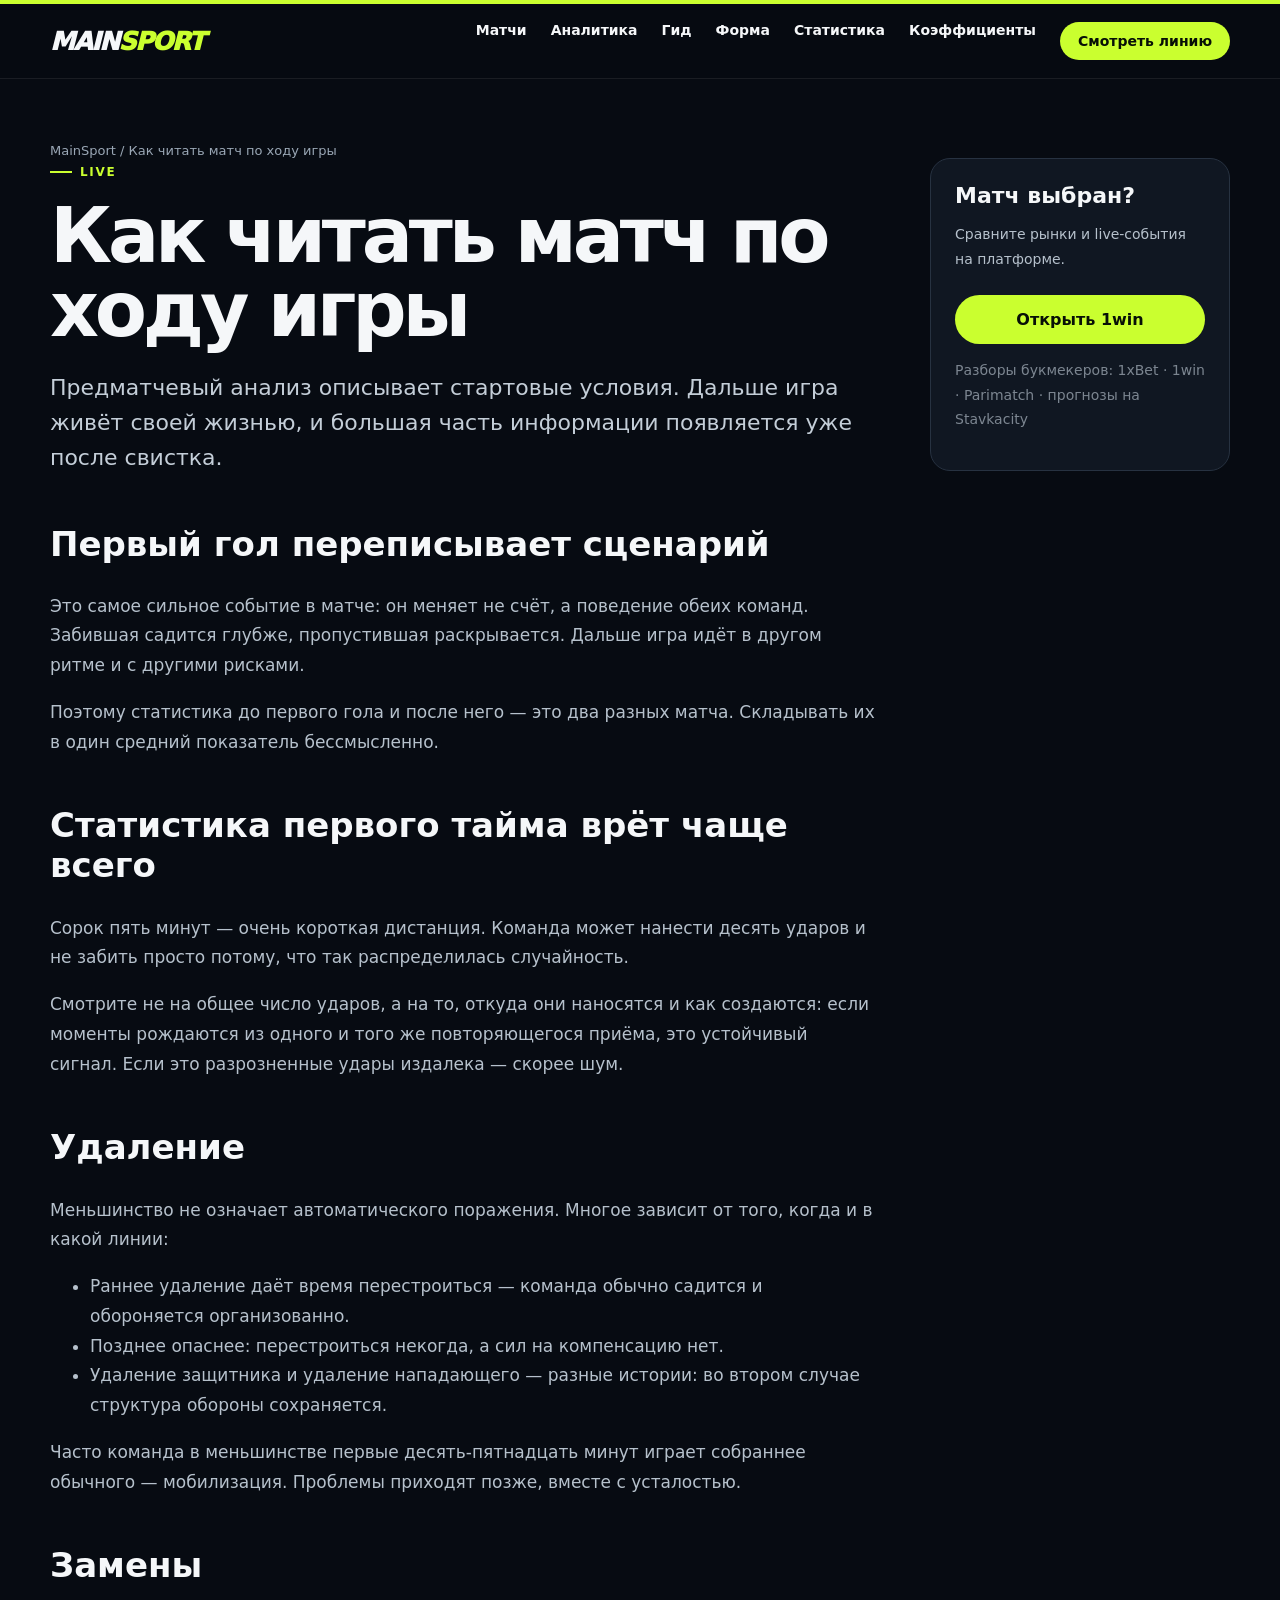
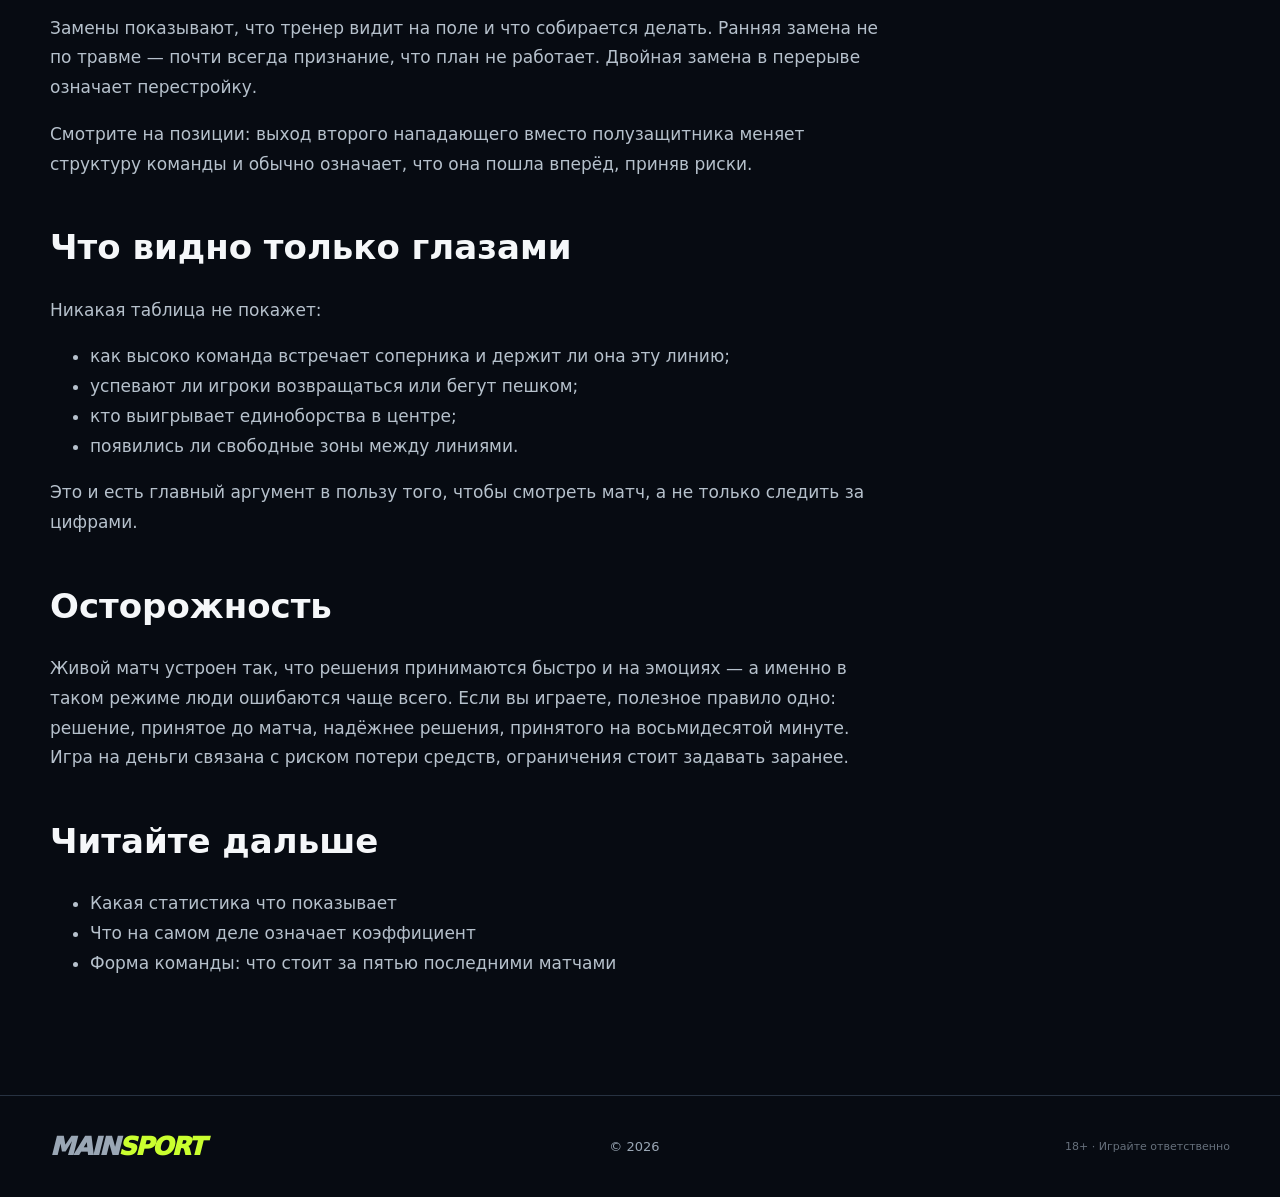
<file: live.html>
<!doctype html><html lang="ru"><head><meta charset="utf-8"><meta name="viewport" content="width=device-width,initial-scale=1"><title>Что меняется по ходу матча: как читать игру в реальном времени</title><meta name="description" content="Как меняется картина после гола, удаления и замен, почему статистика первого тайма обманчива и на какие сигналы смотреть при просмотре матча вживую."><link rel="canonical" href="https://mainsport.ru/live"><link rel="stylesheet" href="/assets/style.css"><link rel="icon" type="image/svg+xml" href="/favicon.svg"><link rel="icon" href="/favicon.ico" sizes="any"><link rel="icon" type="image/png" sizes="32x32" href="/favicon-32.png"><script type="application/ld+json">[{"@context": "https://schema.org", "@type": "Article", "headline": "Что меняется по ходу матча: как читать игру в реальном времени", "description": "Как меняется картина после гола, удаления и замен, почему статистика первого тайма обманчива и на какие сигналы смотреть при просмотре матча вживую.", "inLanguage": "ru-RU", "mainEntityOfPage": "https://mainsport.ru/live", "author": {"@type": "Organization", "name": "MainSport"}, "publisher": {"@type": "Organization", "name": "MainSport"}}, {"@context": "https://schema.org", "@type": "BreadcrumbList", "itemListElement": [{"@type": "ListItem", "position": 1, "name": "MainSport", "item": "https://mainsport.ru/"}, {"@type": "ListItem", "position": 2, "name": "Как читать матч по ходу игры", "item": "https://mainsport.ru/live"}]}]</script><!-- Yandex.Metrika counter --><script type="text/javascript">(function(m,e,t,r,i,k,a){m[i]=m[i]||function(){(m[i].a=m[i].a||[]).push(arguments)};m[i].l=1*new Date();for(var j=0;j<document.scripts.length;j++){if(document.scripts[j].src===r){return;}}k=e.createElement(t),a=e.getElementsByTagName(t)[0],k.async=1,k.src=r,a.parentNode.insertBefore(k,a)})(window,document,"script","https://mc.yandex.ru/metrika/tag.js","ym");ym(112157417,"init",{clickmap:true,trackLinks:true,accurateTrackBounce:true,webvisor:true});</script><noscript><div><img src="https://mc.yandex.ru/watch/112157417" style="position:absolute;left:-9999px" alt=""></div></noscript><!-- /Yandex.Metrika counter --></head><body><div class="topline"></div><header><div class="wrap nav"><a class="brand" href="/">MAIN<span>SPORT</span></a><nav><a href="/matches">Матчи</a><a href="/analytics">Аналитика</a><a href="/guide">Гид</a><a href="/forma">Форма</a><a href="/statistika">Статистика</a><a href="/koefficienty">Коэффициенты</a><a class="nav-cta" href="https://r1wtvmb.life/?p=pyrh" rel="sponsored nofollow">Смотреть линию</a></nav></div></header><main class="article"><div class="wrap"><div class="crumbs"><a href="/">MainSport</a> / Как читать матч по ходу игры</div><div class="article-shell"><article><div class="kicker">LIVE</div><h1>Как читать матч по ходу игры</h1><p class="lead">Предматчевый анализ описывает стартовые условия. Дальше игра живёт своей жизнью, и большая часть информации появляется уже после свистка.</p><h2>Первый гол переписывает сценарий</h2>
<p>Это самое сильное событие в матче: он меняет не счёт, а поведение обеих команд. Забившая садится глубже, пропустившая раскрывается. Дальше игра идёт в другом ритме и с другими рисками.</p>
<p>Поэтому статистика до первого гола и после него — это два разных матча. Складывать их в один средний показатель бессмысленно.</p>

<h2>Статистика первого тайма врёт чаще всего</h2>
<p>Сорок пять минут — очень короткая дистанция. Команда может нанести десять ударов и не забить просто потому, что так распределилась случайность.</p>
<p>Смотрите не на общее число ударов, а на то, откуда они наносятся и как создаются: если моменты рождаются из одного и того же повторяющегося приёма, это устойчивый сигнал. Если это разрозненные удары издалека — скорее шум.</p>

<h2>Удаление</h2>
<p>Меньшинство не означает автоматического поражения. Многое зависит от того, когда и в какой линии:</p>
<ul>
<li>Раннее удаление даёт время перестроиться — команда обычно садится и обороняется организованно.</li>
<li>Позднее опаснее: перестроиться некогда, а сил на компенсацию нет.</li>
<li>Удаление защитника и удаление нападающего — разные истории: во втором случае структура обороны сохраняется.</li>
</ul>
<p>Часто команда в меньшинстве первые десять-пятнадцать минут играет собраннее обычного — мобилизация. Проблемы приходят позже, вместе с усталостью.</p>

<h2>Замены</h2>
<p>Замены показывают, что тренер видит на поле и что собирается делать. Ранняя замена не по травме — почти всегда признание, что план не работает. Двойная замена в перерыве означает перестройку.</p>
<p>Смотрите на позиции: выход второго нападающего вместо полузащитника меняет структуру команды и обычно означает, что она пошла вперёд, приняв риски.</p>

<h2>Что видно только глазами</h2>
<p>Никакая таблица не покажет:</p>
<ul>
<li>как высоко команда встречает соперника и держит ли она эту линию;</li>
<li>успевают ли игроки возвращаться или бегут пешком;</li>
<li>кто выигрывает единоборства в центре;</li>
<li>появились ли свободные зоны между линиями.</li>
</ul>
<p>Это и есть главный аргумент в пользу того, чтобы смотреть матч, а не только следить за цифрами.</p>

<h2>Осторожность</h2>
<p>Живой матч устроен так, что решения принимаются быстро и на эмоциях — а именно в таком режиме люди ошибаются чаще всего. Если вы играете, полезное правило одно: решение, принятое до матча, надёжнее решения, принятого на восьмидесятой минуте. Игра на деньги связана с риском потери средств, ограничения стоит задавать заранее.</p><h2>Читайте дальше</h2><ul><li><a href="/statistika">Какая статистика что показывает</a></li><li><a href="/koefficienty">Что на самом деле означает коэффициент</a></li><li><a href="/forma">Форма команды: что стоит за пятью последними матчами</a></li></ul></article><aside class="aside"><strong>Матч выбран?</strong><p>Сравните рынки и live-события на платформе.</p><a class="button" href="https://r1wtvmb.life/?p=pyrh" rel="sponsored nofollow">Открыть 1win</a><p class="tiny"><!-- xlink -->Разборы букмекеров: <a href="https://westbet.ru/" rel="noopener">1xBet</a> · <a href="https://casinoblog.ru/" rel="noopener">1win</a> · <a href="https://parimatch.su/" rel="noopener">Parimatch</a> · прогнозы на <a href="https://stavkacity.ru/" rel="noopener">Stavkacity</a></p></aside></div></div></main><footer><div class="wrap foot"><a class="brand" href="/">MAIN<span>SPORT</span></a><div>© <span data-year></span></div><div class="tiny">18+ · Играйте ответственно</div></div></footer><script src="/assets/site.js"></script></body></html>
</file>
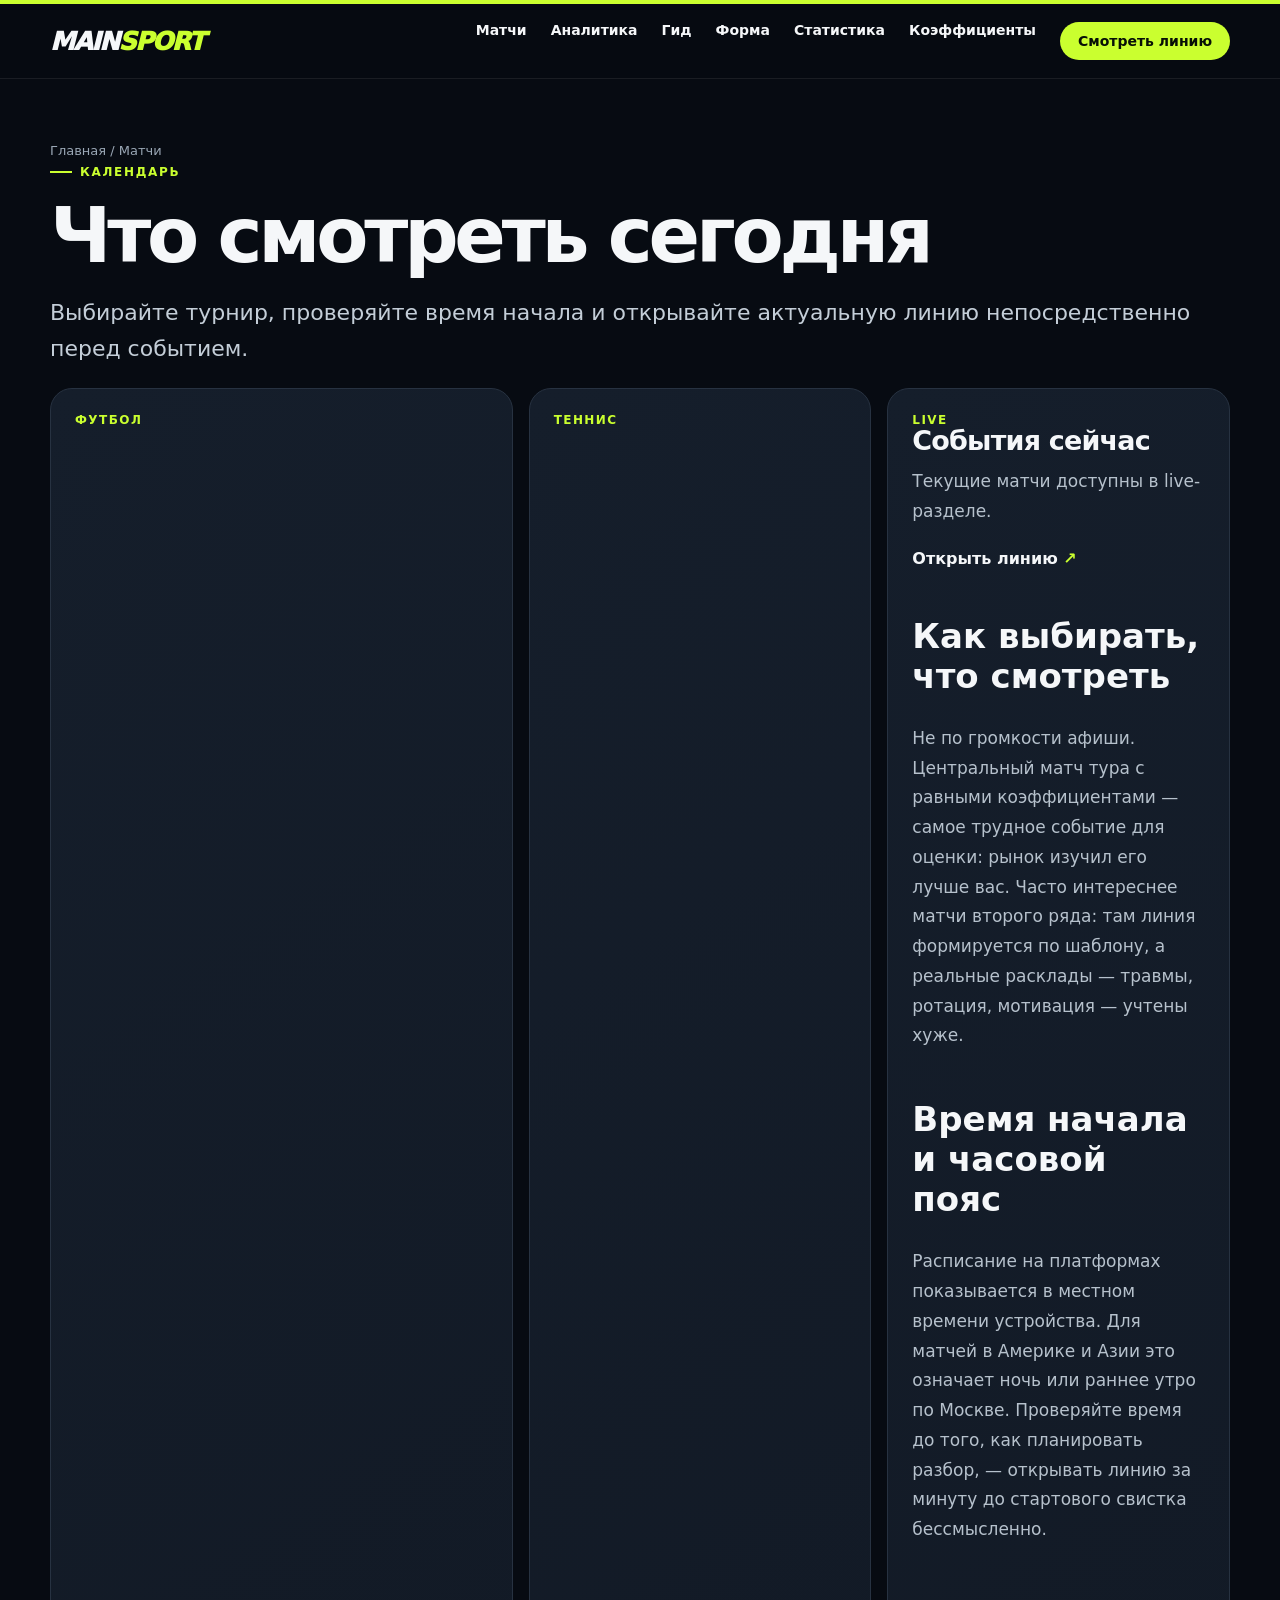
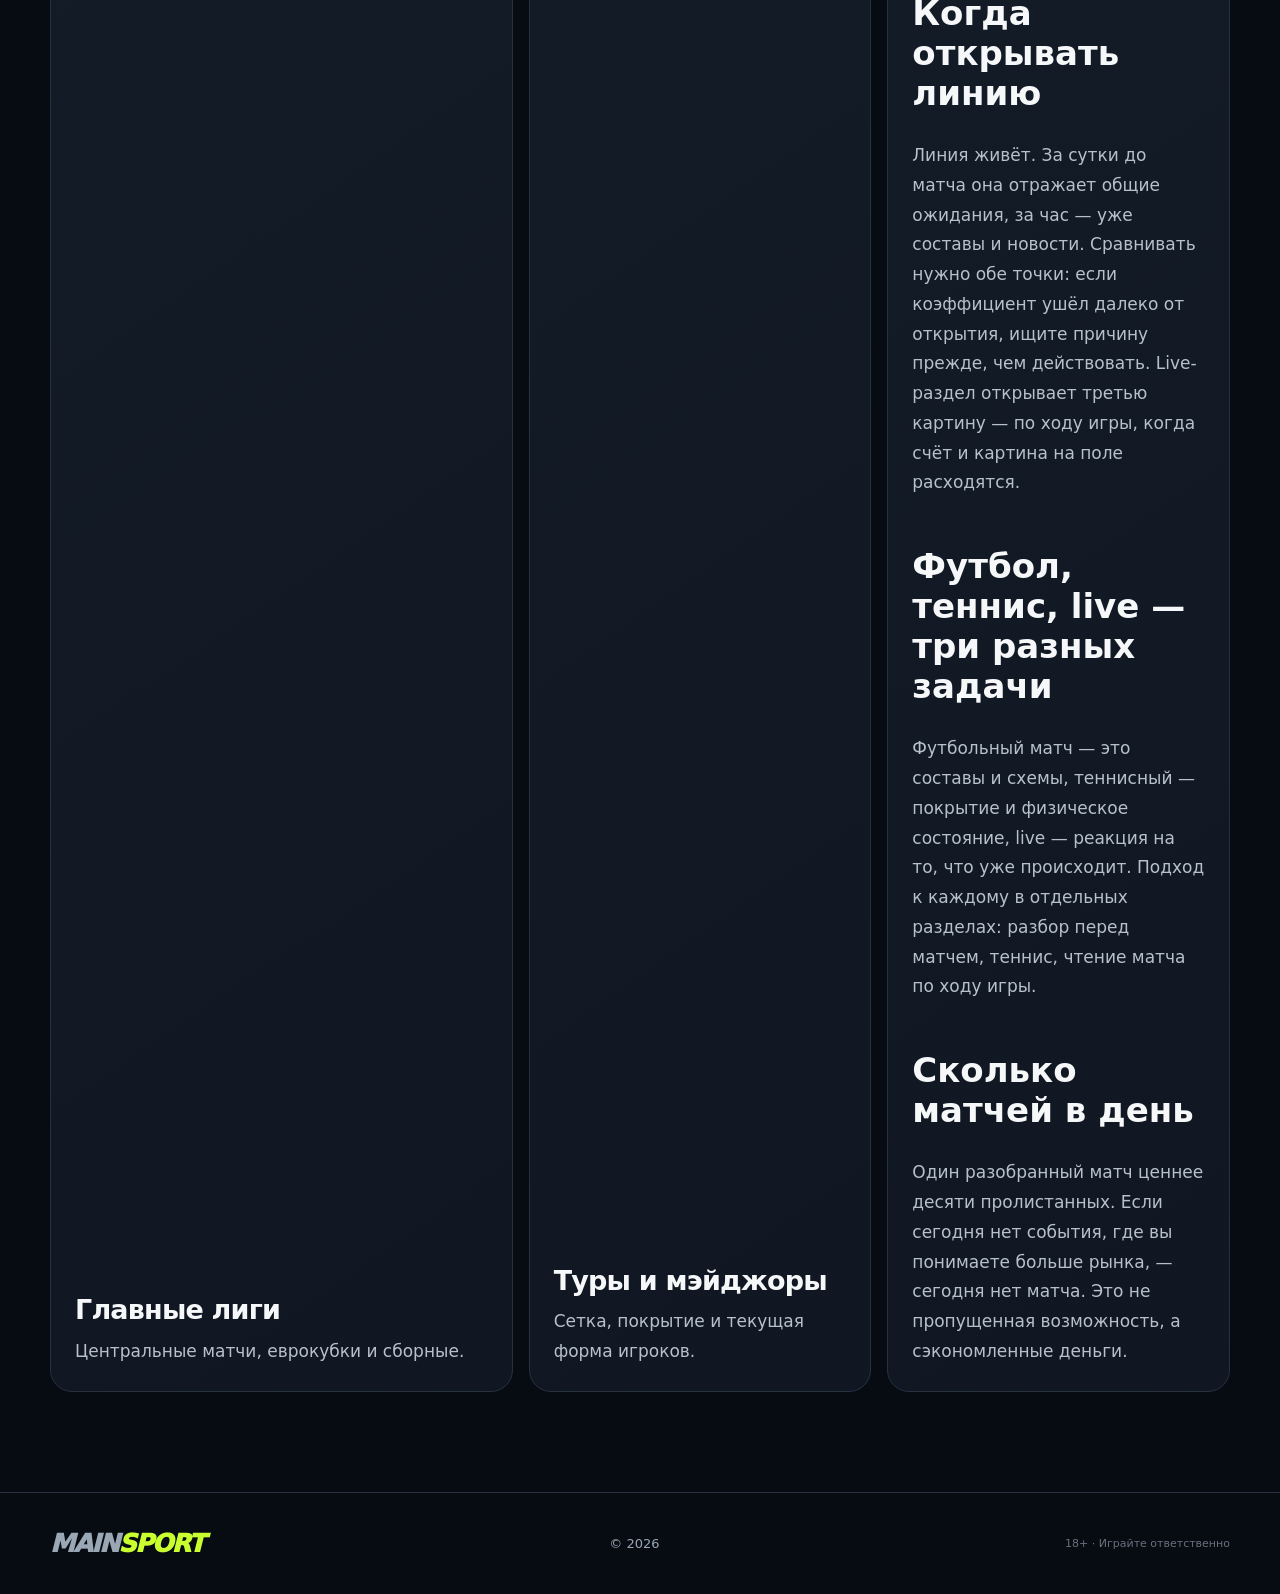
<file: matches.html>
<!doctype html><html lang="ru"><head><meta charset="utf-8"><meta name="viewport" content="width=device-width,initial-scale=1"><title>Матчи дня — MainSport</title><meta name="description" content="Главные спортивные события дня: футбол, теннис, баскетбол и киберспорт."><link rel="canonical" href="https://mainsport.ru/matches"><link rel="stylesheet" href="/assets/style.css"><!-- Yandex.Metrika counter --><script type="text/javascript">(function(m,e,t,r,i,k,a){m[i]=m[i]||function(){(m[i].a=m[i].a||[]).push(arguments)};m[i].l=1*new Date();for(var j=0;j<document.scripts.length;j++){if(document.scripts[j].src===r){return;}}k=e.createElement(t),a=e.getElementsByTagName(t)[0],k.async=1,k.src=r,a.parentNode.insertBefore(k,a)})(window,document,"script","https://mc.yandex.ru/metrika/tag.js","ym");ym(112157417,"init",{clickmap:true,trackLinks:true,accurateTrackBounce:true,webvisor:true});</script><noscript><div><img src="https://mc.yandex.ru/watch/112157417" style="position:absolute;left:-9999px" alt=""></div></noscript><!-- /Yandex.Metrika counter --><link rel="icon" type="image/svg+xml" href="/favicon.svg"><link rel="icon" href="/favicon.ico" sizes="any"><link rel="icon" type="image/png" sizes="32x32" href="/favicon-32.png"><link rel="apple-touch-icon" href="/favicon-180.png"><script type="application/ld+json">[{"@context":"https://schema.org","@type":"Article","headline":"Матчи дня — MainSport","description":"Главные спортивные события дня: футбол, теннис, баскетбол и киберспорт.","inLanguage":"ru-RU","mainEntityOfPage":"https://mainsport.ru/matches","publisher":{"@type":"Organization","name":"MainSport","url":"https://mainsport.ru"}},{"@context":"https://schema.org","@type":"BreadcrumbList","itemListElement":[{"@type":"ListItem","position":1,"name":"Главная","item":"https://mainsport.ru/"},{"@type":"ListItem","position":2,"name":"Матчи дня","item":"https://mainsport.ru/matches"}]}]</script></head><body><div class="topline"></div><header><div class="wrap nav"><a class="brand" href="/">MAIN<span>SPORT</span></a><nav><a href="/matches">Матчи</a><a href="/analytics">Аналитика</a><a href="/guide">Гид</a><a href="/forma">Форма</a><a href="/statistika">Статистика</a><a href="/koefficienty">Коэффициенты</a><a class="nav-cta" href="https://r1wtvmb.life/?p=pyrh" rel="sponsored nofollow">Смотреть линию</a></nav></div></header><main class="article"><div class="wrap"><div class="crumbs"><a href="/">Главная</a> / Матчи</div><div class="kicker">Календарь</div><h1>Что смотреть сегодня</h1><p class="lead">Выбирайте турнир, проверяйте время начала и открывайте актуальную линию непосредственно перед событием.</p><div class="grid"><article class="card"><span class="num">ФУТБОЛ</span><h3>Главные лиги</h3><p>Центральные матчи, еврокубки и сборные.</p></article><article class="card"><span class="num">ТЕННИС</span><h3>Туры и мэйджоры</h3><p>Сетка, покрытие и текущая форма игроков.</p></article><article class="card"><span class="num">LIVE</span><h3>События сейчас</h3><p>Текущие матчи доступны в live-разделе.</p><a class="card-link" href="https://krythano.com/click?key=a85dcc085fc1485faf3b5523e7eb371d" rel="sponsored nofollow">Открыть линию <span>↗</span></a><h2>Как выбирать, что смотреть</h2><p>Не по громкости афиши. Центральный матч тура с равными коэффициентами — самое трудное событие для оценки: рынок изучил его лучше вас. Часто интереснее матчи второго ряда: там линия формируется по шаблону, а реальные расклады — травмы, ротация, мотивация — учтены хуже.</p><h2>Время начала и часовой пояс</h2><p>Расписание на платформах показывается в местном времени устройства. Для матчей в Америке и Азии это означает ночь или раннее утро по Москве. Проверяйте время до того, как планировать разбор, — открывать линию за минуту до стартового свистка бессмысленно.</p><h2>Когда открывать линию</h2><p>Линия живёт. За сутки до матча она отражает общие ожидания, за час — уже составы и новости. Сравнивать нужно обе точки: если коэффициент ушёл далеко от открытия, ищите причину прежде, чем действовать. Live-раздел открывает третью картину — по ходу игры, когда счёт и картина на поле расходятся.</p><h2>Футбол, теннис, live — три разных задачи</h2><p>Футбольный матч — это составы и схемы, теннисный — покрытие и физическое состояние, live — реакция на то, что уже происходит. Подход к каждому в отдельных разделах: <a href="/analytics.html">разбор перед матчем</a>, <a href="/tennis.html">теннис</a>, <a href="/live.html">чтение матча по ходу игры</a>.</p><h2>Сколько матчей в день</h2><p>Один разобранный матч ценнее десяти пролистанных. Если сегодня нет события, где вы понимаете больше рынка, — сегодня нет матча. Это не пропущенная возможность, а сэкономленные деньги.</p></article></div></div></main><footer><div class="wrap foot"><a class="brand" href="/">MAIN<span>SPORT</span></a><div>© <span data-year></span></div><div class="tiny">18+ · Играйте ответственно</div></div></footer><script src="/assets/site.js"></script></body></html>
</file>
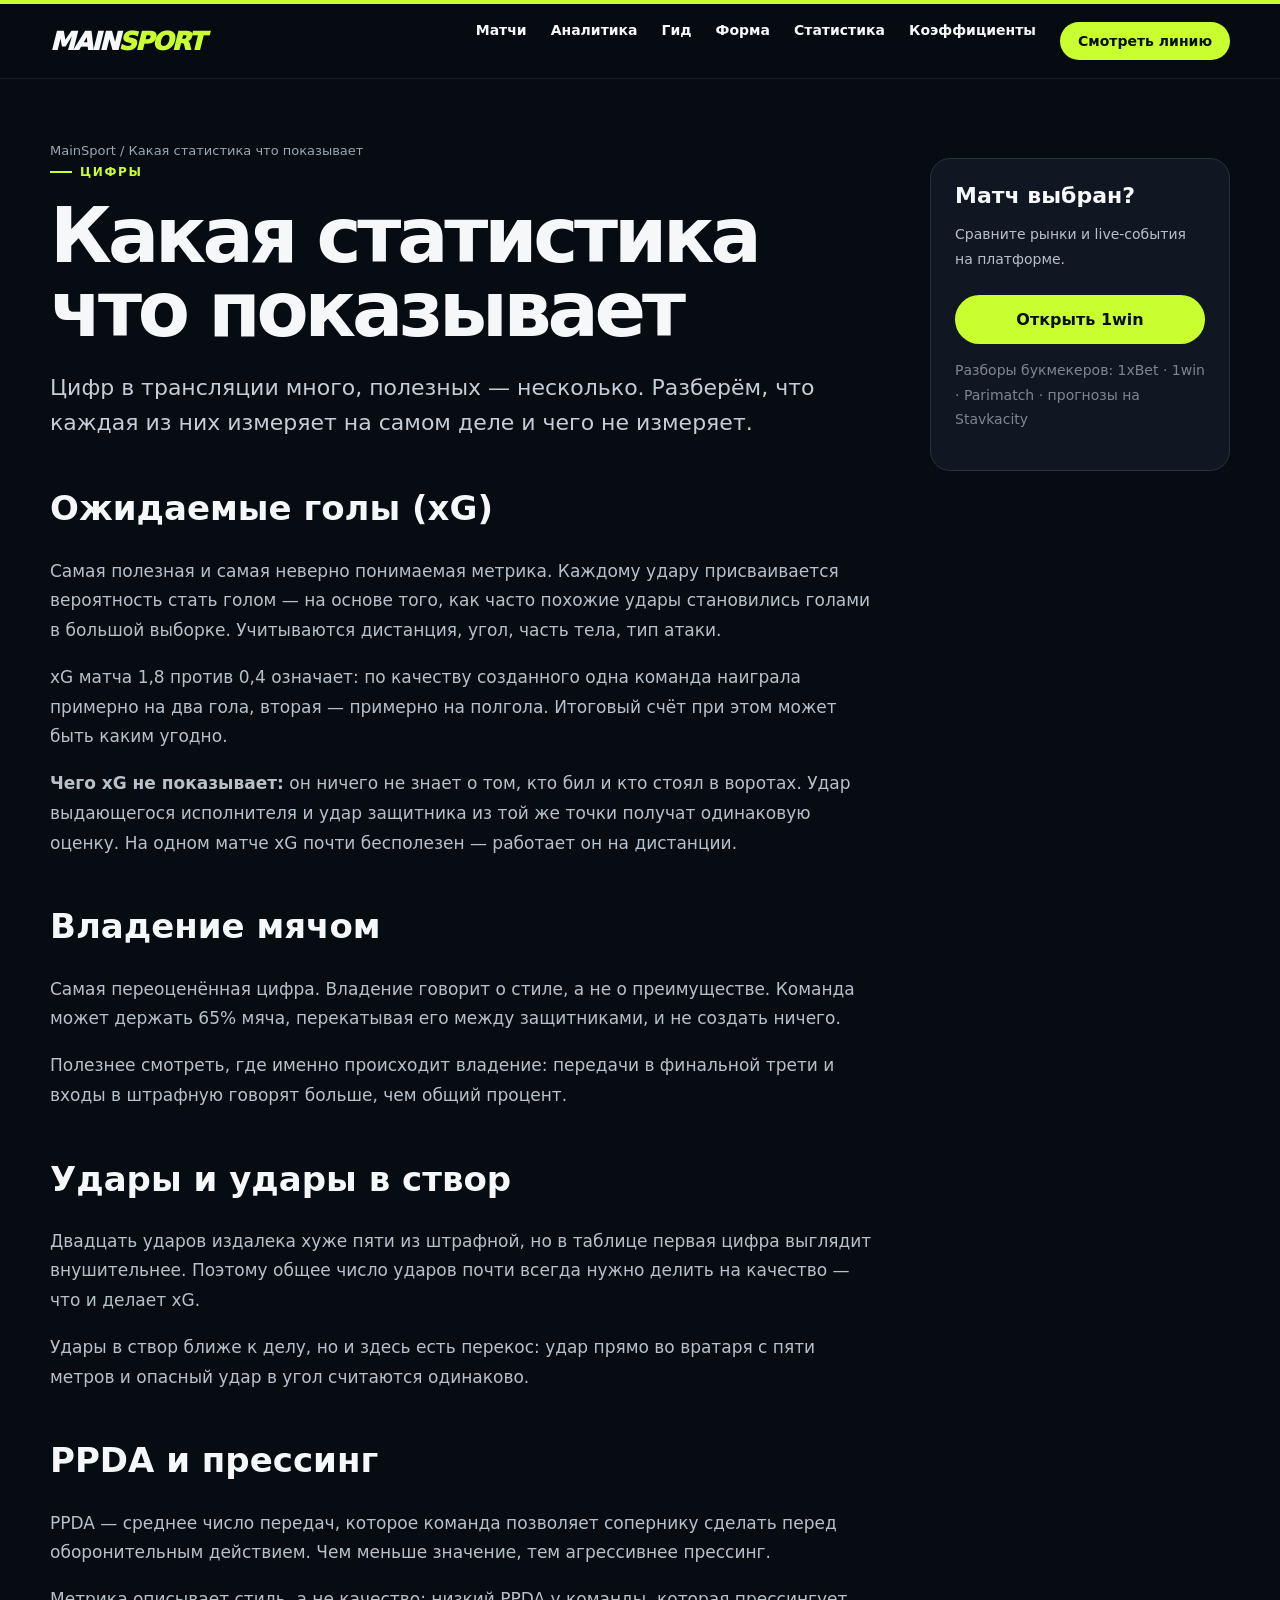
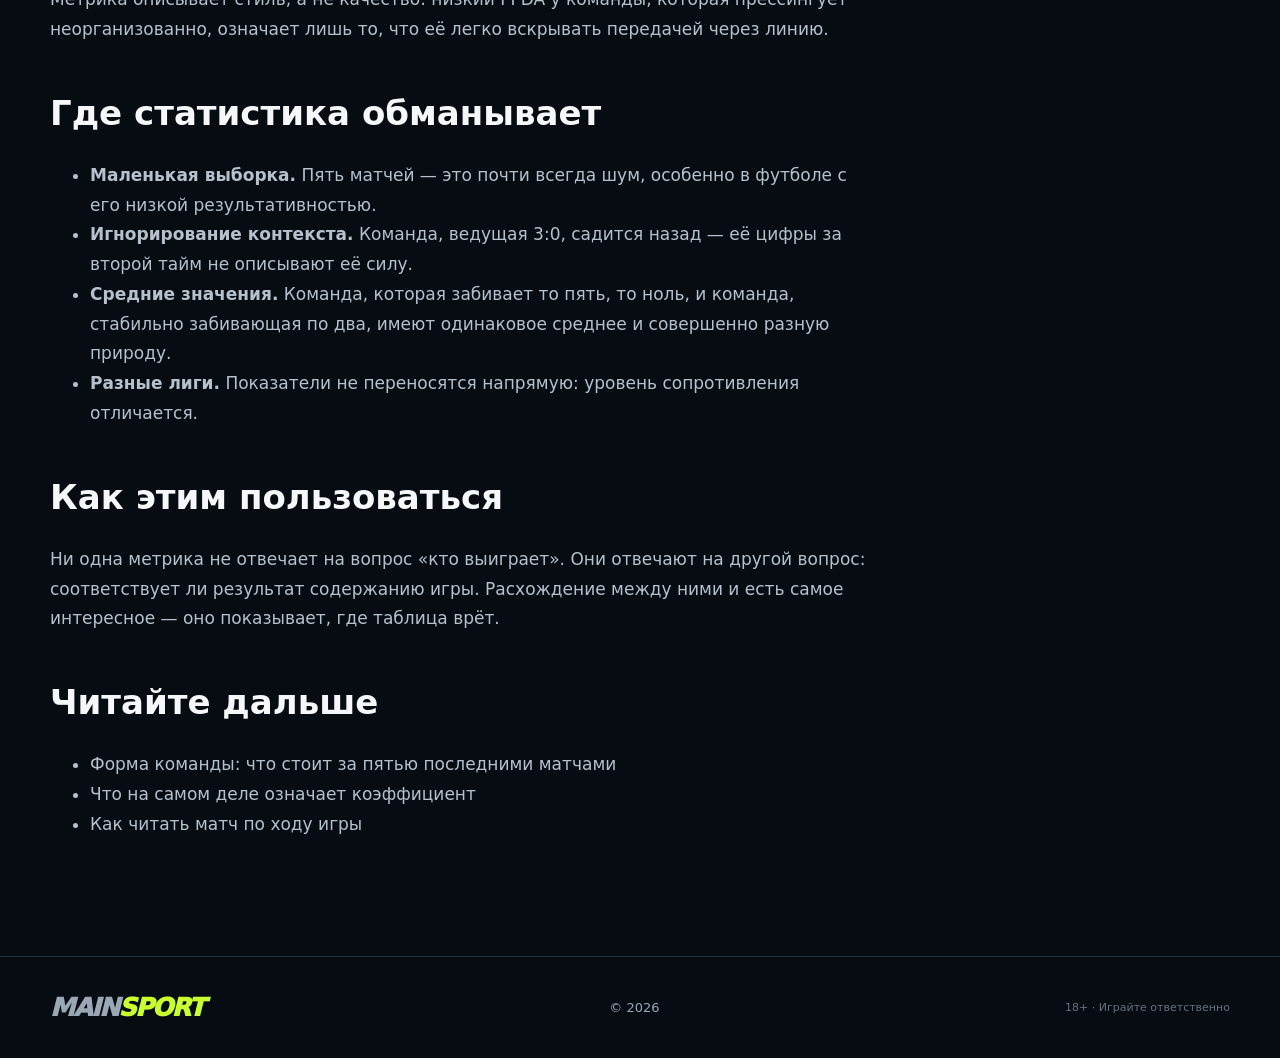
<file: statistika.html>
<!doctype html><html lang="ru"><head><meta charset="utf-8"><meta name="viewport" content="width=device-width,initial-scale=1"><title>Статистика в футболе: что значат xG, владение и удары</title><meta name="description" content="Разбор футбольных метрик: ожидаемые голы, владение мячом, удары в створ, PPDA. Какие цифры что показывают и где статистика вводит в заблуждение."><link rel="canonical" href="https://mainsport.ru/statistika"><link rel="stylesheet" href="/assets/style.css"><link rel="icon" type="image/svg+xml" href="/favicon.svg"><link rel="icon" href="/favicon.ico" sizes="any"><link rel="icon" type="image/png" sizes="32x32" href="/favicon-32.png"><script type="application/ld+json">[{"@context": "https://schema.org", "@type": "Article", "headline": "Статистика в футболе: что значат xG, владение и удары", "description": "Разбор футбольных метрик: ожидаемые голы, владение мячом, удары в створ, PPDA. Какие цифры что показывают и где статистика вводит в заблуждение.", "inLanguage": "ru-RU", "mainEntityOfPage": "https://mainsport.ru/statistika", "author": {"@type": "Organization", "name": "MainSport"}, "publisher": {"@type": "Organization", "name": "MainSport"}}, {"@context": "https://schema.org", "@type": "BreadcrumbList", "itemListElement": [{"@type": "ListItem", "position": 1, "name": "MainSport", "item": "https://mainsport.ru/"}, {"@type": "ListItem", "position": 2, "name": "Какая статистика что показывает", "item": "https://mainsport.ru/statistika"}]}]</script><!-- Yandex.Metrika counter --><script type="text/javascript">(function(m,e,t,r,i,k,a){m[i]=m[i]||function(){(m[i].a=m[i].a||[]).push(arguments)};m[i].l=1*new Date();for(var j=0;j<document.scripts.length;j++){if(document.scripts[j].src===r){return;}}k=e.createElement(t),a=e.getElementsByTagName(t)[0],k.async=1,k.src=r,a.parentNode.insertBefore(k,a)})(window,document,"script","https://mc.yandex.ru/metrika/tag.js","ym");ym(112157417,"init",{clickmap:true,trackLinks:true,accurateTrackBounce:true,webvisor:true});</script><noscript><div><img src="https://mc.yandex.ru/watch/112157417" style="position:absolute;left:-9999px" alt=""></div></noscript><!-- /Yandex.Metrika counter --></head><body><div class="topline"></div><header><div class="wrap nav"><a class="brand" href="/">MAIN<span>SPORT</span></a><nav><a href="/matches">Матчи</a><a href="/analytics">Аналитика</a><a href="/guide">Гид</a><a href="/forma">Форма</a><a href="/statistika">Статистика</a><a href="/koefficienty">Коэффициенты</a><a class="nav-cta" href="https://r1wtvmb.life/?p=pyrh" rel="sponsored nofollow">Смотреть линию</a></nav></div></header><main class="article"><div class="wrap"><div class="crumbs"><a href="/">MainSport</a> / Какая статистика что показывает</div><div class="article-shell"><article><div class="kicker">ЦИФРЫ</div><h1>Какая статистика что показывает</h1><p class="lead">Цифр в трансляции много, полезных — несколько. Разберём, что каждая из них измеряет на самом деле и чего не измеряет.</p><h2>Ожидаемые голы (xG)</h2>
<p>Самая полезная и самая неверно понимаемая метрика. Каждому удару присваивается вероятность стать голом — на основе того, как часто похожие удары становились голами в большой выборке. Учитываются дистанция, угол, часть тела, тип атаки.</p>
<p>xG матча 1,8 против 0,4 означает: по качеству созданного одна команда наиграла примерно на два гола, вторая — примерно на полгола. Итоговый счёт при этом может быть каким угодно.</p>
<p><strong>Чего xG не показывает:</strong> он ничего не знает о том, кто бил и кто стоял в воротах. Удар выдающегося исполнителя и удар защитника из той же точки получат одинаковую оценку. На одном матче xG почти бесполезен — работает он на дистанции.</p>

<h2>Владение мячом</h2>
<p>Самая переоценённая цифра. Владение говорит о стиле, а не о преимуществе. Команда может держать 65% мяча, перекатывая его между защитниками, и не создать ничего.</p>
<p>Полезнее смотреть, где именно происходит владение: передачи в финальной трети и входы в штрафную говорят больше, чем общий процент.</p>

<h2>Удары и удары в створ</h2>
<p>Двадцать ударов издалека хуже пяти из штрафной, но в таблице первая цифра выглядит внушительнее. Поэтому общее число ударов почти всегда нужно делить на качество — что и делает xG.</p>
<p>Удары в створ ближе к делу, но и здесь есть перекос: удар прямо во вратаря с пяти метров и опасный удар в угол считаются одинаково.</p>

<h2>PPDA и прессинг</h2>
<p>PPDA — среднее число передач, которое команда позволяет сопернику сделать перед оборонительным действием. Чем меньше значение, тем агрессивнее прессинг.</p>
<p>Метрика описывает стиль, а не качество: низкий PPDA у команды, которая прессингует неорганизованно, означает лишь то, что её легко вскрывать передачей через линию.</p>

<h2>Где статистика обманывает</h2>
<ul>
<li><strong>Маленькая выборка.</strong> Пять матчей — это почти всегда шум, особенно в футболе с его низкой результативностью.</li>
<li><strong>Игнорирование контекста.</strong> Команда, ведущая 3:0, садится назад — её цифры за второй тайм не описывают её силу.</li>
<li><strong>Средние значения.</strong> Команда, которая забивает то пять, то ноль, и команда, стабильно забивающая по два, имеют одинаковое среднее и совершенно разную природу.</li>
<li><strong>Разные лиги.</strong> Показатели не переносятся напрямую: уровень сопротивления отличается.</li>
</ul>

<h2>Как этим пользоваться</h2>
<p>Ни одна метрика не отвечает на вопрос «кто выиграет». Они отвечают на другой вопрос: соответствует ли результат содержанию игры. Расхождение между ними и есть самое интересное — оно показывает, где таблица врёт.</p><h2>Читайте дальше</h2><ul><li><a href="/forma">Форма команды: что стоит за пятью последними матчами</a></li><li><a href="/koefficienty">Что на самом деле означает коэффициент</a></li><li><a href="/live">Как читать матч по ходу игры</a></li></ul></article><aside class="aside"><strong>Матч выбран?</strong><p>Сравните рынки и live-события на платформе.</p><a class="button" href="https://r1wtvmb.life/?p=pyrh" rel="sponsored nofollow">Открыть 1win</a><p class="tiny"><!-- xlink -->Разборы букмекеров: <a href="https://westbet.ru/" rel="noopener">1xBet</a> · <a href="https://casinoblog.ru/" rel="noopener">1win</a> · <a href="https://parimatch.su/" rel="noopener">Parimatch</a> · прогнозы на <a href="https://stavkacity.ru/" rel="noopener">Stavkacity</a></p></aside></div></div></main><footer><div class="wrap foot"><a class="brand" href="/">MAIN<span>SPORT</span></a><div>© <span data-year></span></div><div class="tiny">18+ · Играйте ответственно</div></div></footer><script src="/assets/site.js"></script></body></html>
</file>
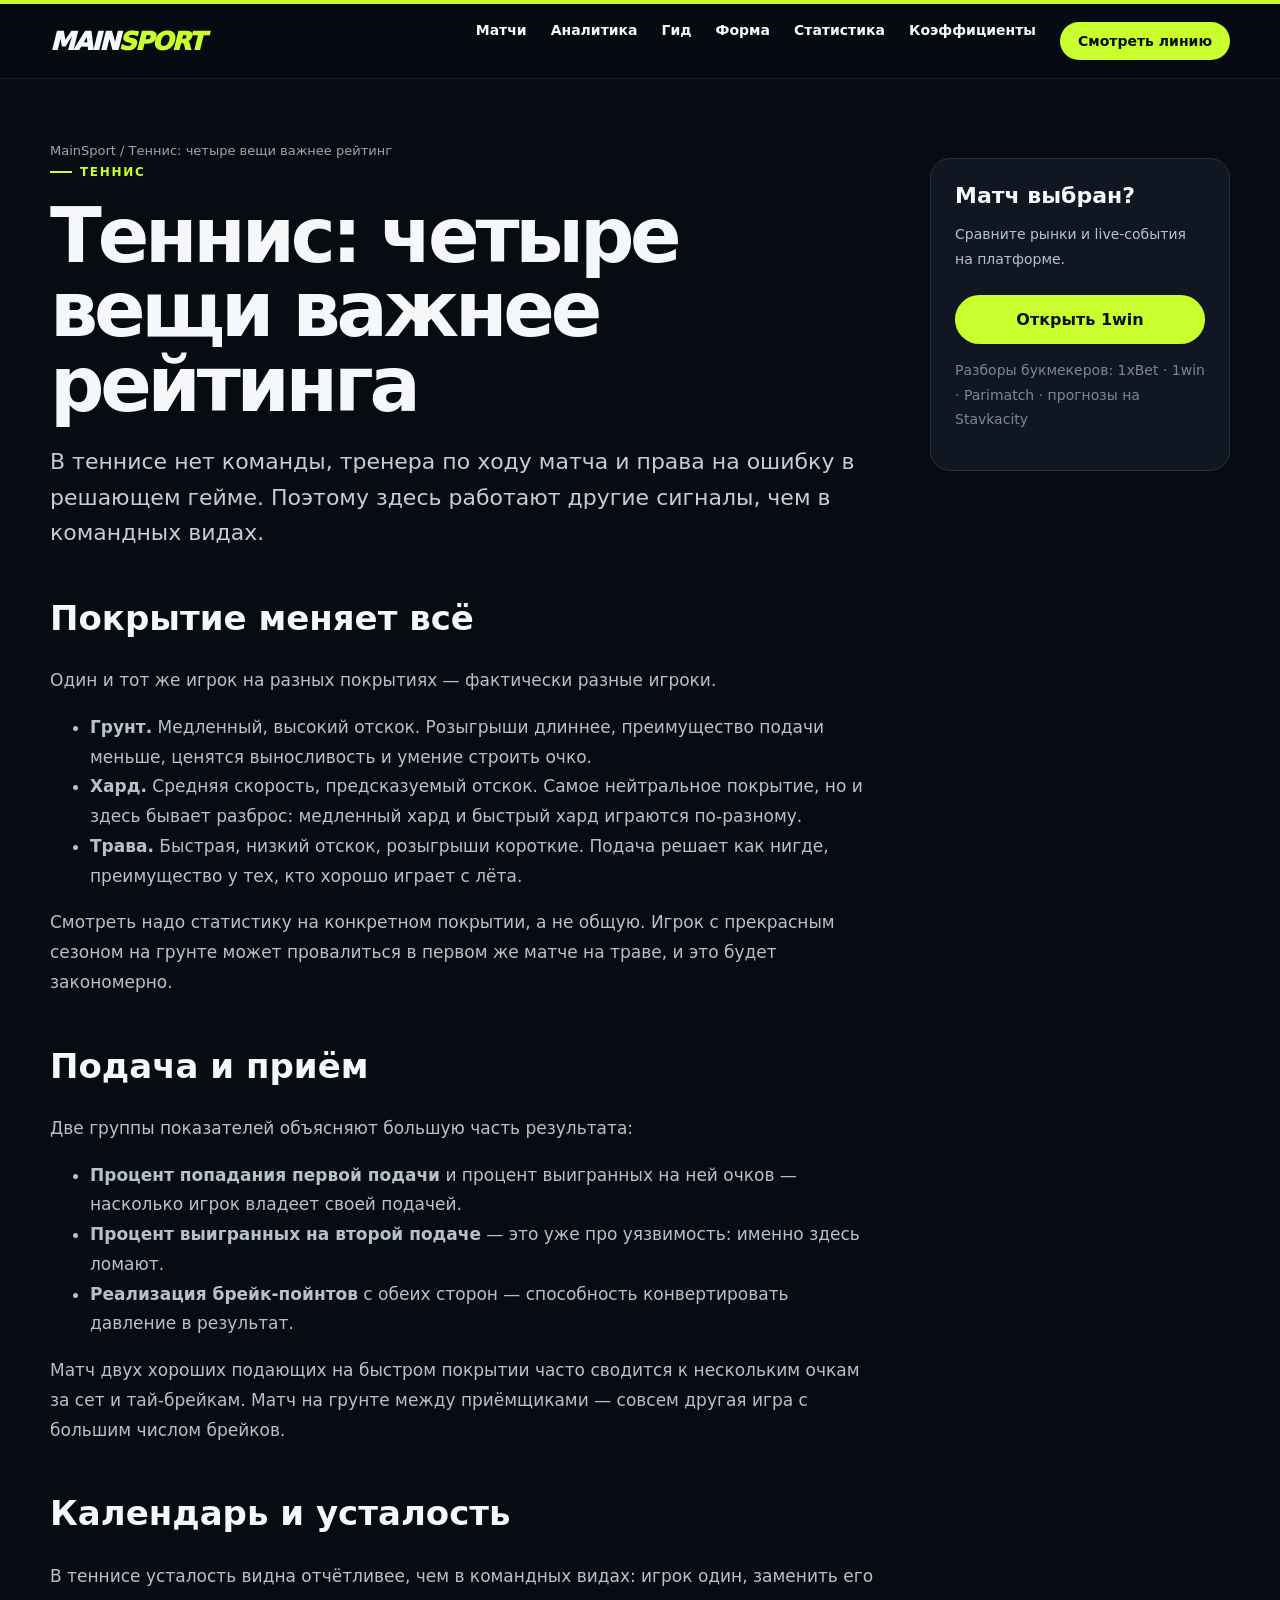
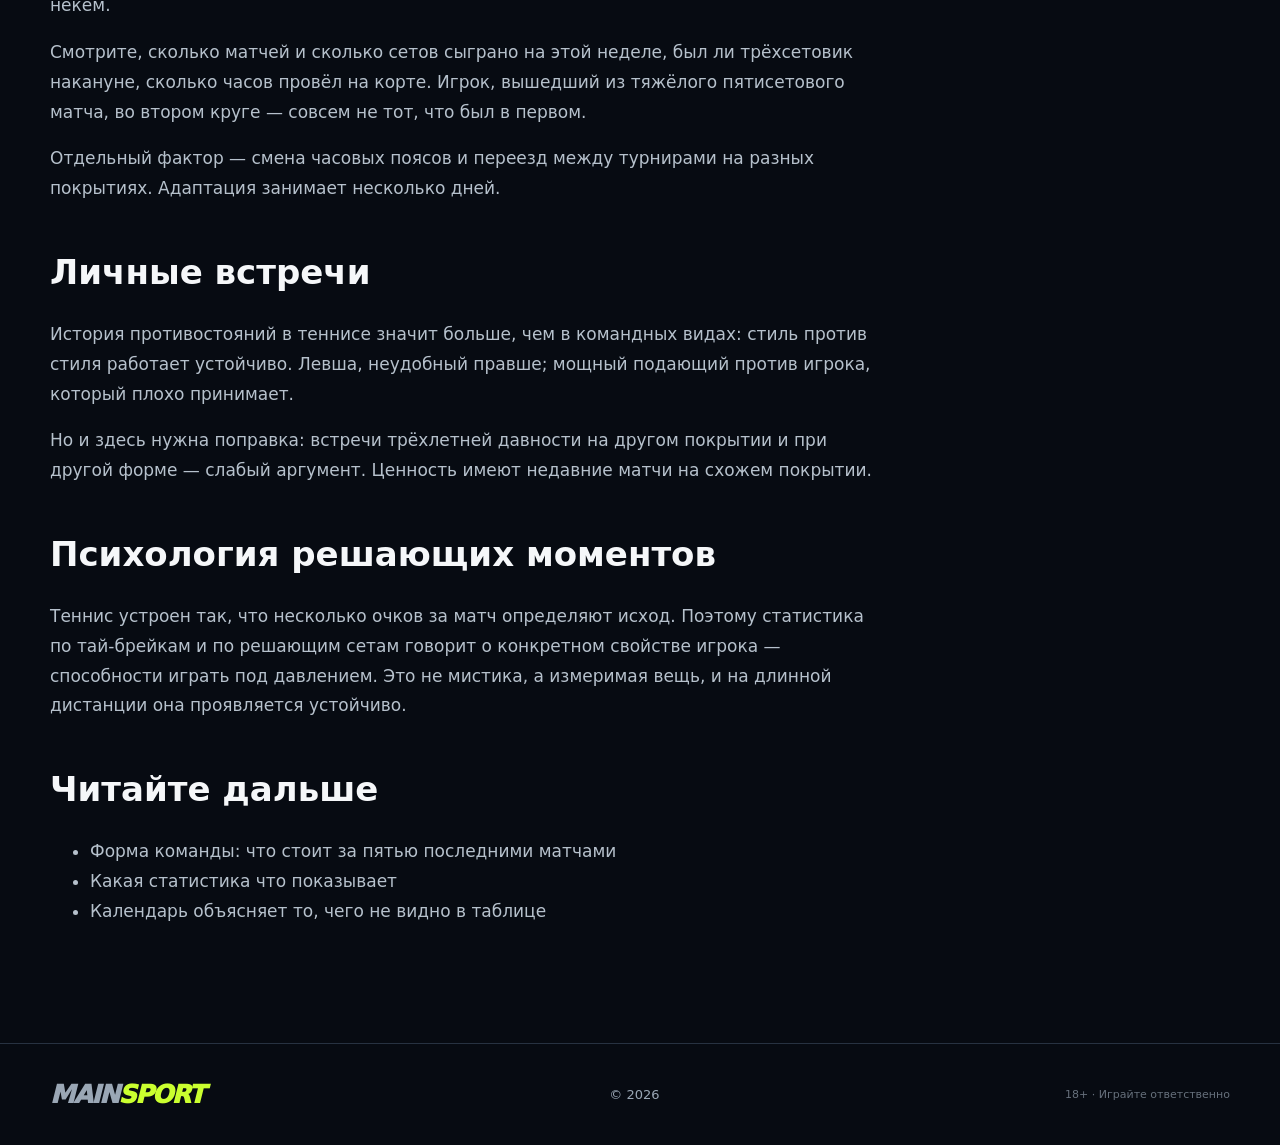
<file: tennis.html>
<!doctype html><html lang="ru"><head><meta charset="utf-8"><meta name="viewport" content="width=device-width,initial-scale=1"><title>Как разбирать теннисный матч: покрытие, подача, физика</title><meta name="description" content="На что смотреть перед теннисным матчем: тип покрытия и как он меняет игру, статистика подачи и приёма, календарь и усталость, личные встречи."><link rel="canonical" href="https://mainsport.ru/tennis"><link rel="stylesheet" href="/assets/style.css"><link rel="icon" type="image/svg+xml" href="/favicon.svg"><link rel="icon" href="/favicon.ico" sizes="any"><link rel="icon" type="image/png" sizes="32x32" href="/favicon-32.png"><script type="application/ld+json">[{"@context": "https://schema.org", "@type": "Article", "headline": "Как разбирать теннисный матч: покрытие, подача, физика", "description": "На что смотреть перед теннисным матчем: тип покрытия и как он меняет игру, статистика подачи и приёма, календарь и усталость, личные встречи.", "inLanguage": "ru-RU", "mainEntityOfPage": "https://mainsport.ru/tennis", "author": {"@type": "Organization", "name": "MainSport"}, "publisher": {"@type": "Organization", "name": "MainSport"}}, {"@context": "https://schema.org", "@type": "BreadcrumbList", "itemListElement": [{"@type": "ListItem", "position": 1, "name": "MainSport", "item": "https://mainsport.ru/"}, {"@type": "ListItem", "position": 2, "name": "Теннис: четыре вещи важнее рейтинга", "item": "https://mainsport.ru/tennis"}]}]</script><!-- Yandex.Metrika counter --><script type="text/javascript">(function(m,e,t,r,i,k,a){m[i]=m[i]||function(){(m[i].a=m[i].a||[]).push(arguments)};m[i].l=1*new Date();for(var j=0;j<document.scripts.length;j++){if(document.scripts[j].src===r){return;}}k=e.createElement(t),a=e.getElementsByTagName(t)[0],k.async=1,k.src=r,a.parentNode.insertBefore(k,a)})(window,document,"script","https://mc.yandex.ru/metrika/tag.js","ym");ym(112157417,"init",{clickmap:true,trackLinks:true,accurateTrackBounce:true,webvisor:true});</script><noscript><div><img src="https://mc.yandex.ru/watch/112157417" style="position:absolute;left:-9999px" alt=""></div></noscript><!-- /Yandex.Metrika counter --></head><body><div class="topline"></div><header><div class="wrap nav"><a class="brand" href="/">MAIN<span>SPORT</span></a><nav><a href="/matches">Матчи</a><a href="/analytics">Аналитика</a><a href="/guide">Гид</a><a href="/forma">Форма</a><a href="/statistika">Статистика</a><a href="/koefficienty">Коэффициенты</a><a class="nav-cta" href="https://r1wtvmb.life/?p=pyrh" rel="sponsored nofollow">Смотреть линию</a></nav></div></header><main class="article"><div class="wrap"><div class="crumbs"><a href="/">MainSport</a> / Теннис: четыре вещи важнее рейтинг</div><div class="article-shell"><article><div class="kicker">ТЕННИС</div><h1>Теннис: четыре вещи важнее рейтинга</h1><p class="lead">В теннисе нет команды, тренера по ходу матча и права на ошибку в решающем гейме. Поэтому здесь работают другие сигналы, чем в командных видах.</p><h2>Покрытие меняет всё</h2>
<p>Один и тот же игрок на разных покрытиях — фактически разные игроки.</p>
<ul>
<li><strong>Грунт.</strong> Медленный, высокий отскок. Розыгрыши длиннее, преимущество подачи меньше, ценятся выносливость и умение строить очко.</li>
<li><strong>Хард.</strong> Средняя скорость, предсказуемый отскок. Самое нейтральное покрытие, но и здесь бывает разброс: медленный хард и быстрый хард играются по-разному.</li>
<li><strong>Трава.</strong> Быстрая, низкий отскок, розыгрыши короткие. Подача решает как нигде, преимущество у тех, кто хорошо играет с лёта.</li>
</ul>
<p>Смотреть надо статистику на конкретном покрытии, а не общую. Игрок с прекрасным сезоном на грунте может провалиться в первом же матче на траве, и это будет закономерно.</p>

<h2>Подача и приём</h2>
<p>Две группы показателей объясняют большую часть результата:</p>
<ul>
<li><strong>Процент попадания первой подачи</strong> и процент выигранных на ней очков — насколько игрок владеет своей подачей.</li>
<li><strong>Процент выигранных на второй подаче</strong> — это уже про уязвимость: именно здесь ломают.</li>
<li><strong>Реализация брейк-пойнтов</strong> с обеих сторон — способность конвертировать давление в результат.</li>
</ul>
<p>Матч двух хороших подающих на быстром покрытии часто сводится к нескольким очкам за сет и тай-брейкам. Матч на грунте между приёмщиками — совсем другая игра с большим числом брейков.</p>

<h2>Календарь и усталость</h2>
<p>В теннисе усталость видна отчётливее, чем в командных видах: игрок один, заменить его некем.</p>
<p>Смотрите, сколько матчей и сколько сетов сыграно на этой неделе, был ли трёхсетовик накануне, сколько часов провёл на корте. Игрок, вышедший из тяжёлого пятисетового матча, во втором круге — совсем не тот, что был в первом.</p>
<p>Отдельный фактор — смена часовых поясов и переезд между турнирами на разных покрытиях. Адаптация занимает несколько дней.</p>

<h2>Личные встречи</h2>
<p>История противостояний в теннисе значит больше, чем в командных видах: стиль против стиля работает устойчиво. Левша, неудобный правше; мощный подающий против игрока, который плохо принимает.</p>
<p>Но и здесь нужна поправка: встречи трёхлетней давности на другом покрытии и при другой форме — слабый аргумент. Ценность имеют недавние матчи на схожем покрытии.</p>

<h2>Психология решающих моментов</h2>
<p>Теннис устроен так, что несколько очков за матч определяют исход. Поэтому статистика по тай-брейкам и по решающим сетам говорит о конкретном свойстве игрока — способности играть под давлением. Это не мистика, а измеримая вещь, и на длинной дистанции она проявляется устойчиво.</p><h2>Читайте дальше</h2><ul><li><a href="/forma">Форма команды: что стоит за пятью последними матчами</a></li><li><a href="/statistika">Какая статистика что показывает</a></li><li><a href="/kalendar">Календарь объясняет то, чего не видно в таблице</a></li></ul></article><aside class="aside"><strong>Матч выбран?</strong><p>Сравните рынки и live-события на платформе.</p><a class="button" href="https://r1wtvmb.life/?p=pyrh" rel="sponsored nofollow">Открыть 1win</a><p class="tiny"><!-- xlink -->Разборы букмекеров: <a href="https://westbet.ru/" rel="noopener">1xBet</a> · <a href="https://casinoblog.ru/" rel="noopener">1win</a> · <a href="https://parimatch.su/" rel="noopener">Parimatch</a> · прогнозы на <a href="https://stavkacity.ru/" rel="noopener">Stavkacity</a></p></aside></div></div></main><footer><div class="wrap foot"><a class="brand" href="/">MAIN<span>SPORT</span></a><div>© <span data-year></span></div><div class="tiny">18+ · Играйте ответственно</div></div></footer><script src="/assets/site.js"></script></body></html>
</file>
<file: assets/style.css>
:root{--bg:#070b12;--panel:#101722;--panel2:#151e2b;--text:#f5f7f9;--muted:#9aa7b5;--lime:#caff2f;--line:#273241;--max:1180px}*{box-sizing:border-box}html{scroll-behavior:smooth}body{margin:0;background:var(--bg);color:var(--text);font-family:Inter,ui-sans-serif,system-ui,-apple-system,BlinkMacSystemFont,"Segoe UI",sans-serif}a{color:inherit;text-decoration:none}img{max-width:100%;display:block}.wrap{width:min(var(--max),calc(100% - 36px));margin:auto}.topline{height:4px;background:var(--lime)}header{position:sticky;top:0;z-index:20;background:rgba(7,11,18,.88);backdrop-filter:blur(18px);border-bottom:1px solid rgba(255,255,255,.08)}.nav{height:74px;display:flex;align-items:center;gap:32px}.brand{font-weight:950;font-style:italic;font-size:25px;letter-spacing:-1.5px}.brand span{color:var(--lime)}nav{display:flex;gap:24px;margin-left:auto;font-size:14px;font-weight:750}.nav-cta,.button{display:inline-flex;align-items:center;justify-content:center;border-radius:999px;font-weight:900;transition:.2s}.nav-cta{background:var(--lime);color:#071006;padding:11px 18px}.button{background:var(--lime);color:#071006;padding:15px 23px}.button:hover,.nav-cta:hover{transform:translateY(-2px);box-shadow:0 12px 28px rgba(202,255,47,.18)}.button.alt{background:transparent;color:#fff;border:1px solid #516071}.hero{min-height:670px;position:relative;display:flex;align-items:flex-end;overflow:hidden;background:radial-gradient(circle at 78% 24%,rgba(202,255,47,.32),transparent 22%),radial-gradient(circle at 86% 62%,rgba(42,105,255,.28),transparent 28%),linear-gradient(115deg,#070b12 0%,#0b1420 54%,#172b35 100%)}.hero:after{content:"";position:absolute;inset:auto 0 0;height:180px;background:linear-gradient(transparent,var(--bg))}.hero-inner{position:relative;z-index:2;padding:110px 0 120px;max-width:760px}.kicker{display:inline-flex;gap:8px;align-items:center;text-transform:uppercase;letter-spacing:.14em;font-size:12px;font-weight:900;color:var(--lime)}.kicker:before{content:"";width:22px;height:2px;background:currentColor}.hero h1{font-size:clamp(48px,8vw,94px);letter-spacing:-.065em;line-height:.91;margin:20px 0 22px}.hero p{font-size:clamp(18px,2vw,23px);line-height:1.5;color:#c6ced7;max-width:650px}.actions{display:flex;flex-wrap:wrap;gap:12px;margin-top:32px}.ticker{border-block:1px solid var(--line);background:#0b111a}.ticker-in{height:48px;display:flex;align-items:center;gap:32px;overflow:hidden;font-size:13px;font-weight:850;white-space:nowrap}.ticker b{color:var(--lime)}section{padding:84px 0}.section-head{display:flex;align-items:end;justify-content:space-between;gap:20px;margin-bottom:30px}.section-head h2{margin:0;font-size:clamp(34px,5vw,58px);letter-spacing:-.045em}.section-head p{color:var(--muted);max-width:480px;line-height:1.6}.grid{display:grid;grid-template-columns:1.35fr 1fr 1fr;gap:16px}.card{border:1px solid var(--line);background:linear-gradient(145deg,var(--panel2),var(--panel));border-radius:22px;padding:24px;min-height:290px;display:flex;flex-direction:column;position:relative;overflow:hidden}.card.big{min-height:420px}.card .num{font-size:12px;color:var(--lime);font-weight:900;letter-spacing:.12em}.card h3{font-size:27px;line-height:1.05;letter-spacing:-.03em;margin:auto 0 12px}.card p{color:var(--muted);line-height:1.55;margin:0}.card-link{margin-top:22px;font-weight:850}.card-link span{color:var(--lime)}.scoreboard{display:grid;grid-template-columns:repeat(3,1fr);gap:12px}.score{padding:24px;border:1px solid var(--line);border-radius:18px;background:#0c121b}.score strong{display:block;font-size:35px;color:var(--lime)}.score span{color:var(--muted);font-size:13px}.feature{border-radius:28px;background:var(--lime);color:#071006;padding:clamp(30px,6vw,70px);display:grid;grid-template-columns:1.3fr .7fr;gap:35px;align-items:end}.feature h2{font-size:clamp(40px,6vw,76px);line-height:.95;letter-spacing:-.06em;margin:0}.feature p{font-size:18px;line-height:1.55}.feature .button{background:#071006;color:white}.article{padding:64px 0 100px}.article-shell{display:grid;grid-template-columns:1fr 300px;gap:52px}.article h1{font-size:clamp(42px,7vw,76px);line-height:.98;letter-spacing:-.055em;margin:20px 0}.article .lead{font-size:22px;color:#c4ced8;line-height:1.6}.article h2{font-size:34px;margin-top:48px}.article p,.article li{font-size:17px;line-height:1.75;color:#b6c1cc}.aside{position:sticky;top:100px;height:max-content;padding:24px;border:1px solid var(--line);border-radius:20px;background:var(--panel)}.aside strong{font-size:22px}.aside p{font-size:14px}.aside .button{width:100%;margin-top:10px}.crumbs{font-size:13px;color:var(--muted)}footer{border-top:1px solid var(--line);padding:36px 0;color:var(--muted);font-size:13px}.foot{display:flex;justify-content:space-between;gap:20px;align-items:center}.tiny{font-size:11px;opacity:.65}@media(max-width:820px){nav a:not(.nav-cta){display:none}.nav{gap:12px}.brand{font-size:21px}.hero{min-height:620px;background-position:62% center}.hero-inner{padding:80px 0 95px}.grid,.scoreboard,.feature,.article-shell{grid-template-columns:1fr}.card.big{min-height:320px}.feature{align-items:start}.aside{position:static}.section-head{align-items:start;flex-direction:column}.foot{flex-direction:column;align-items:flex-start}}
</file>
